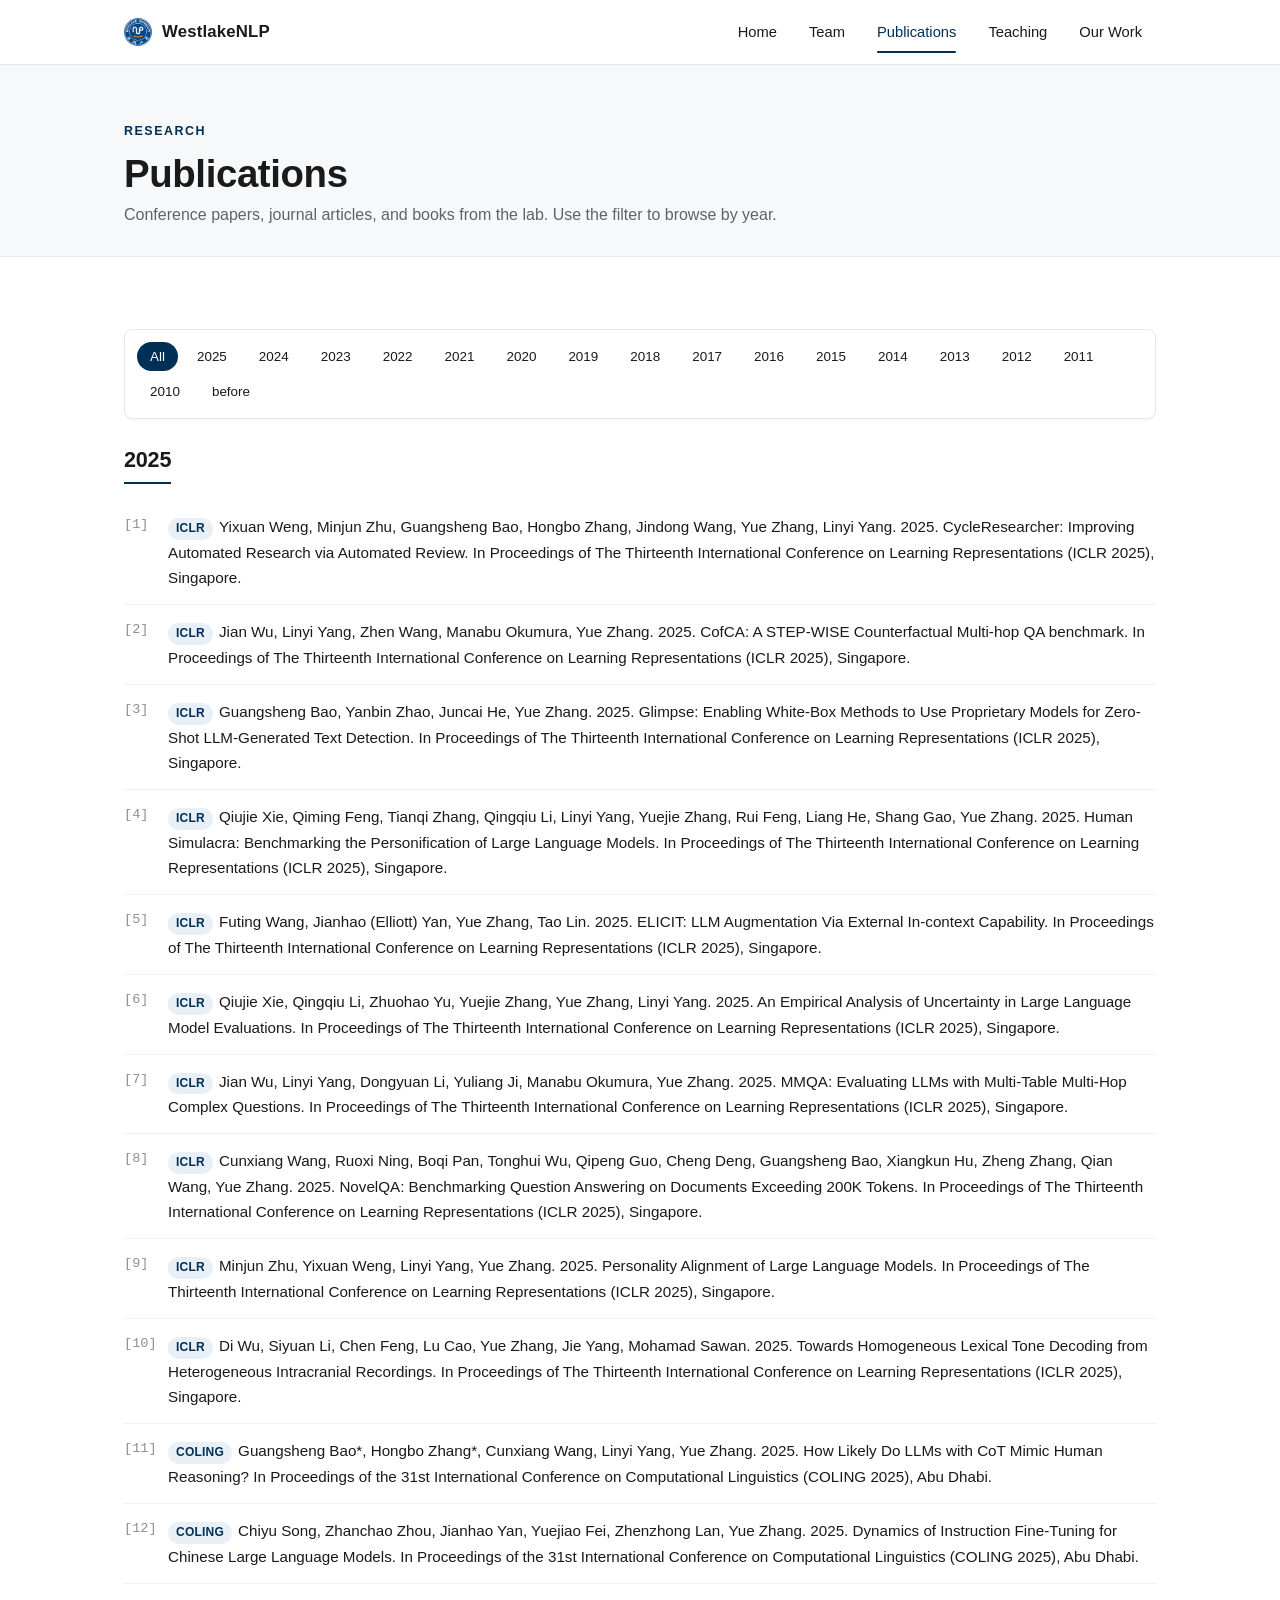
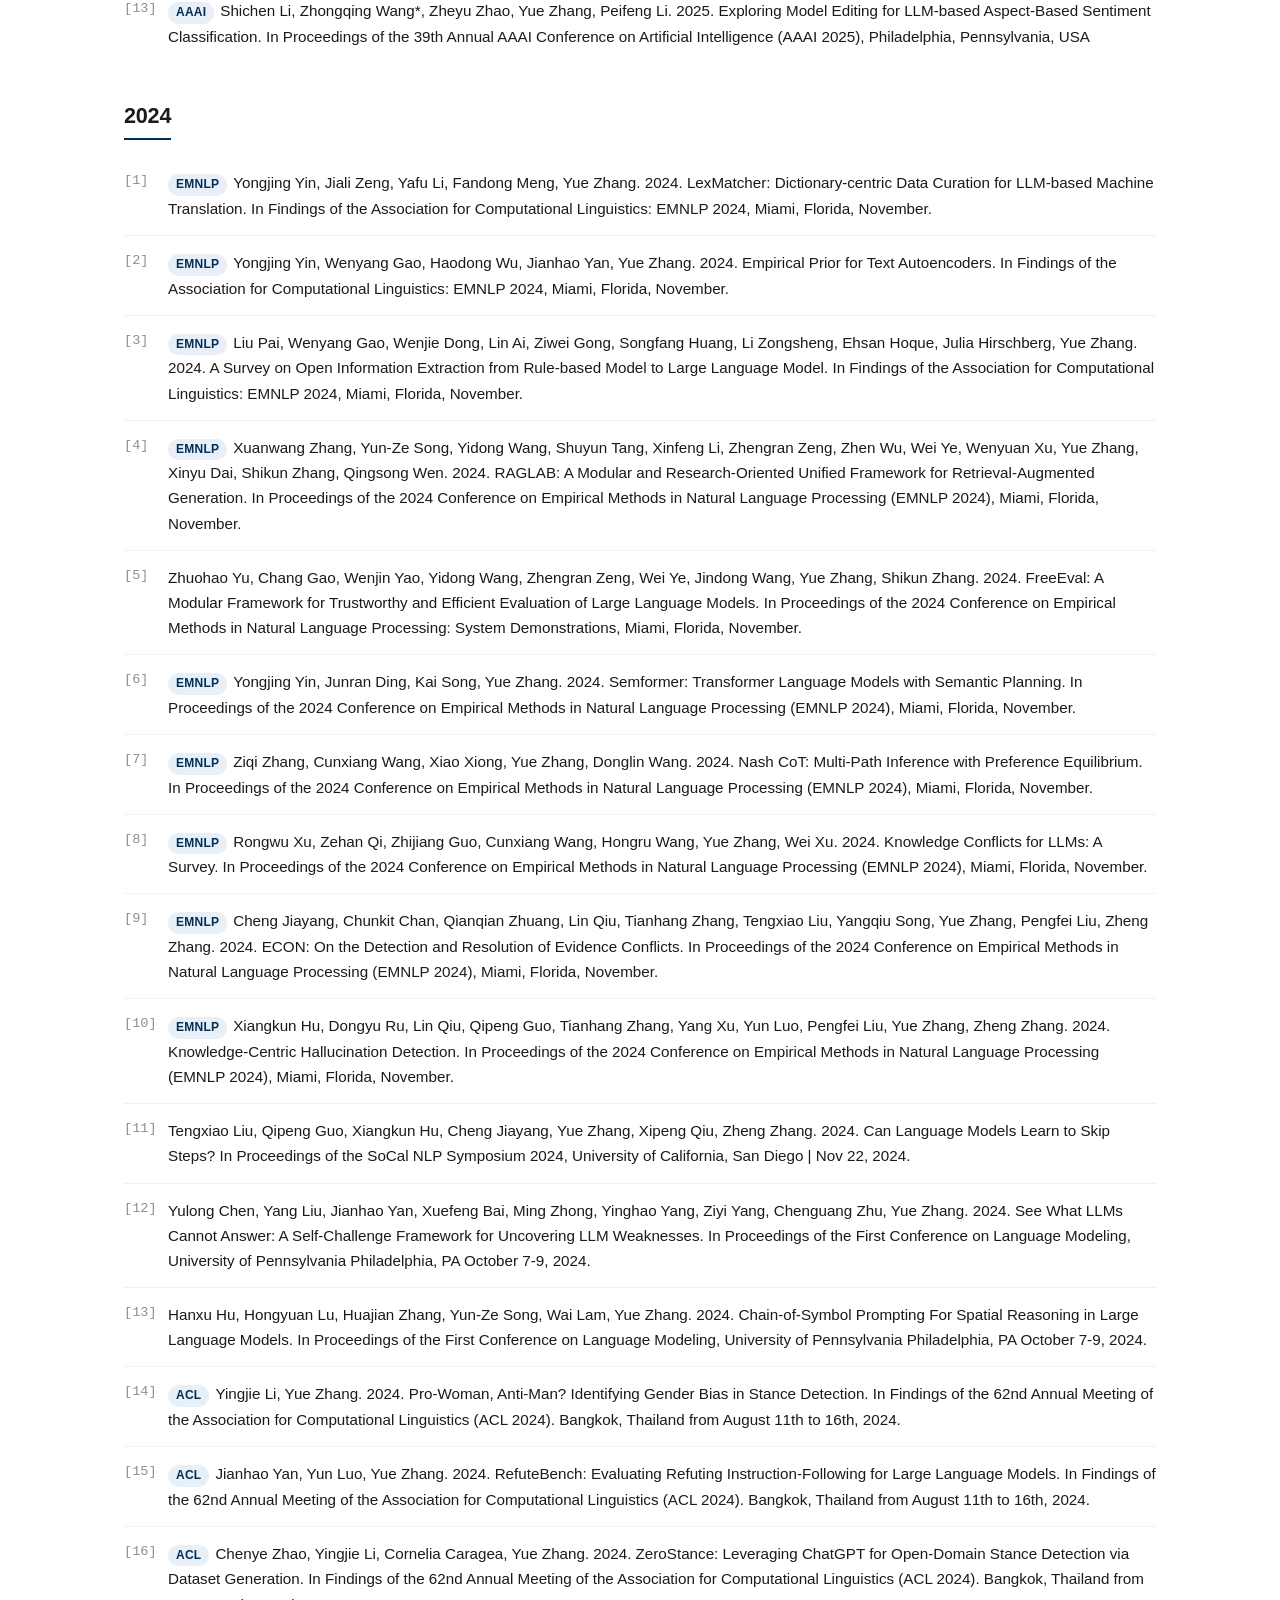
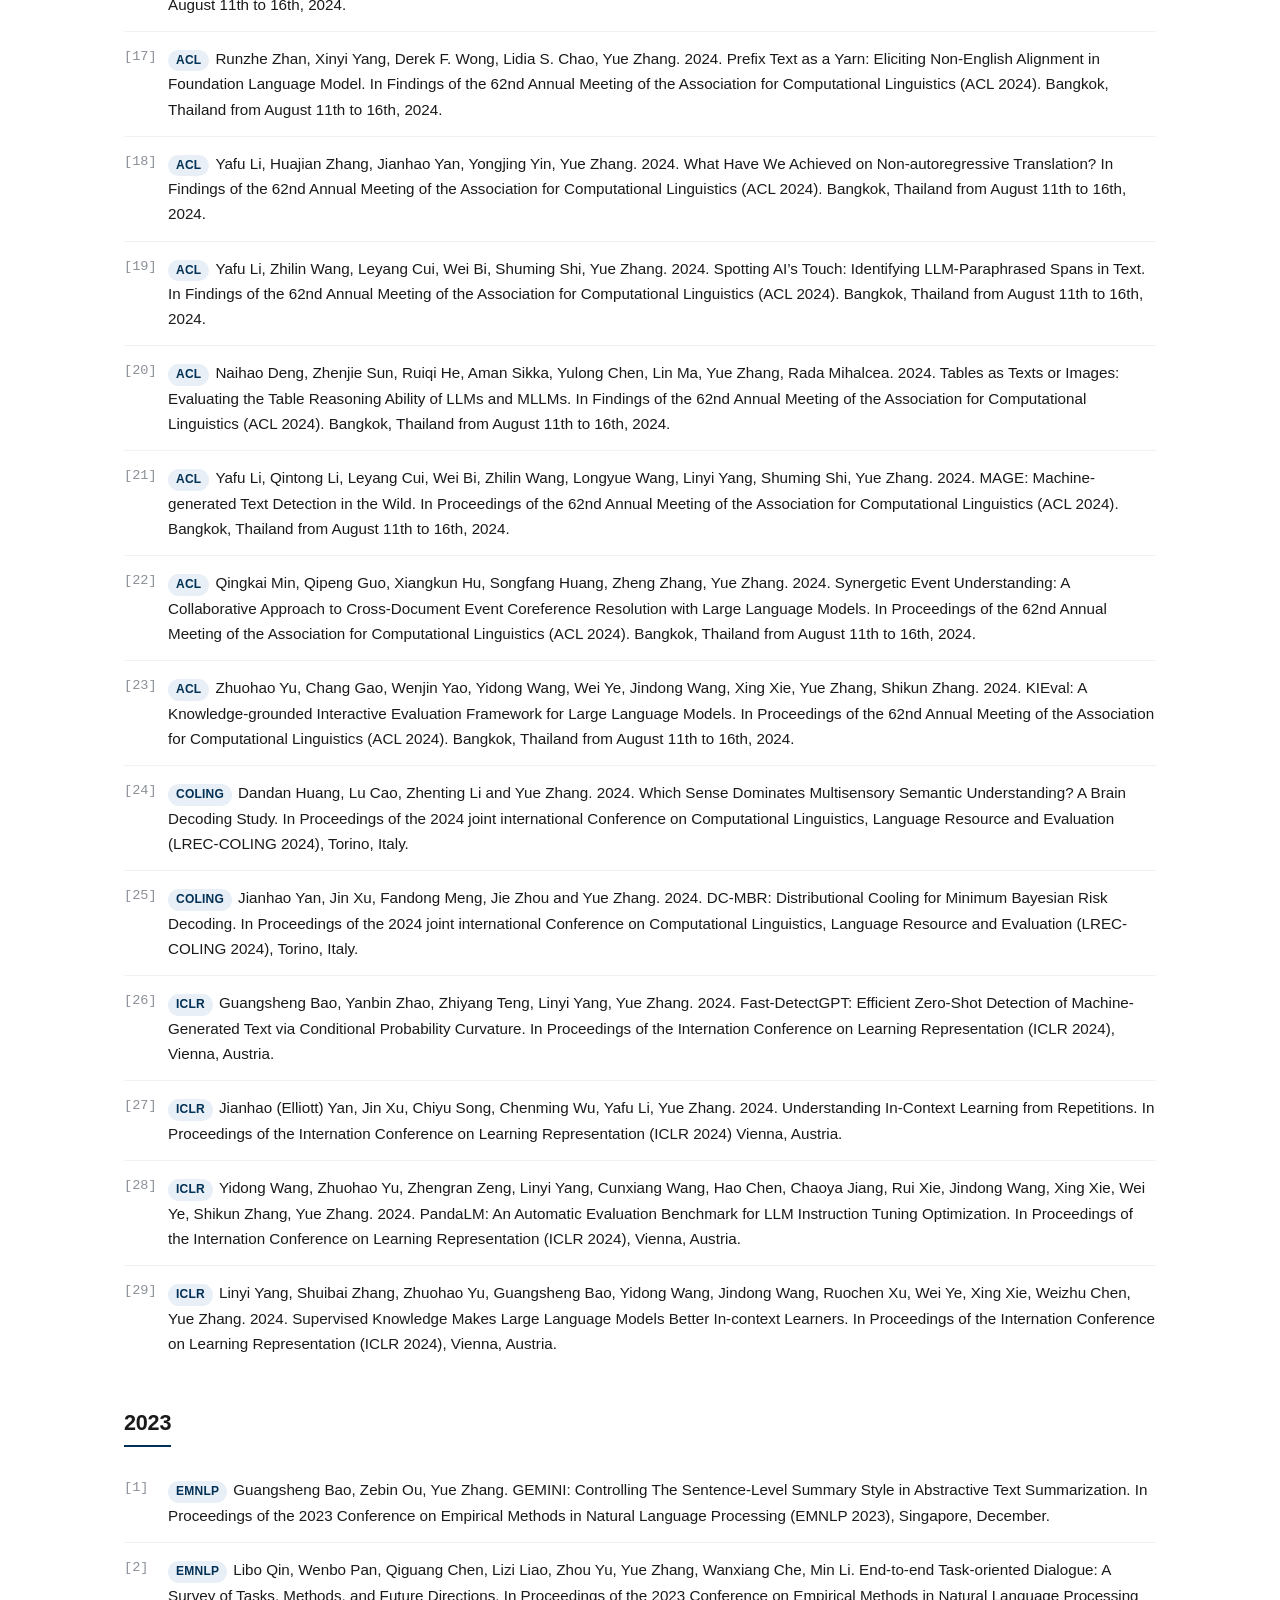
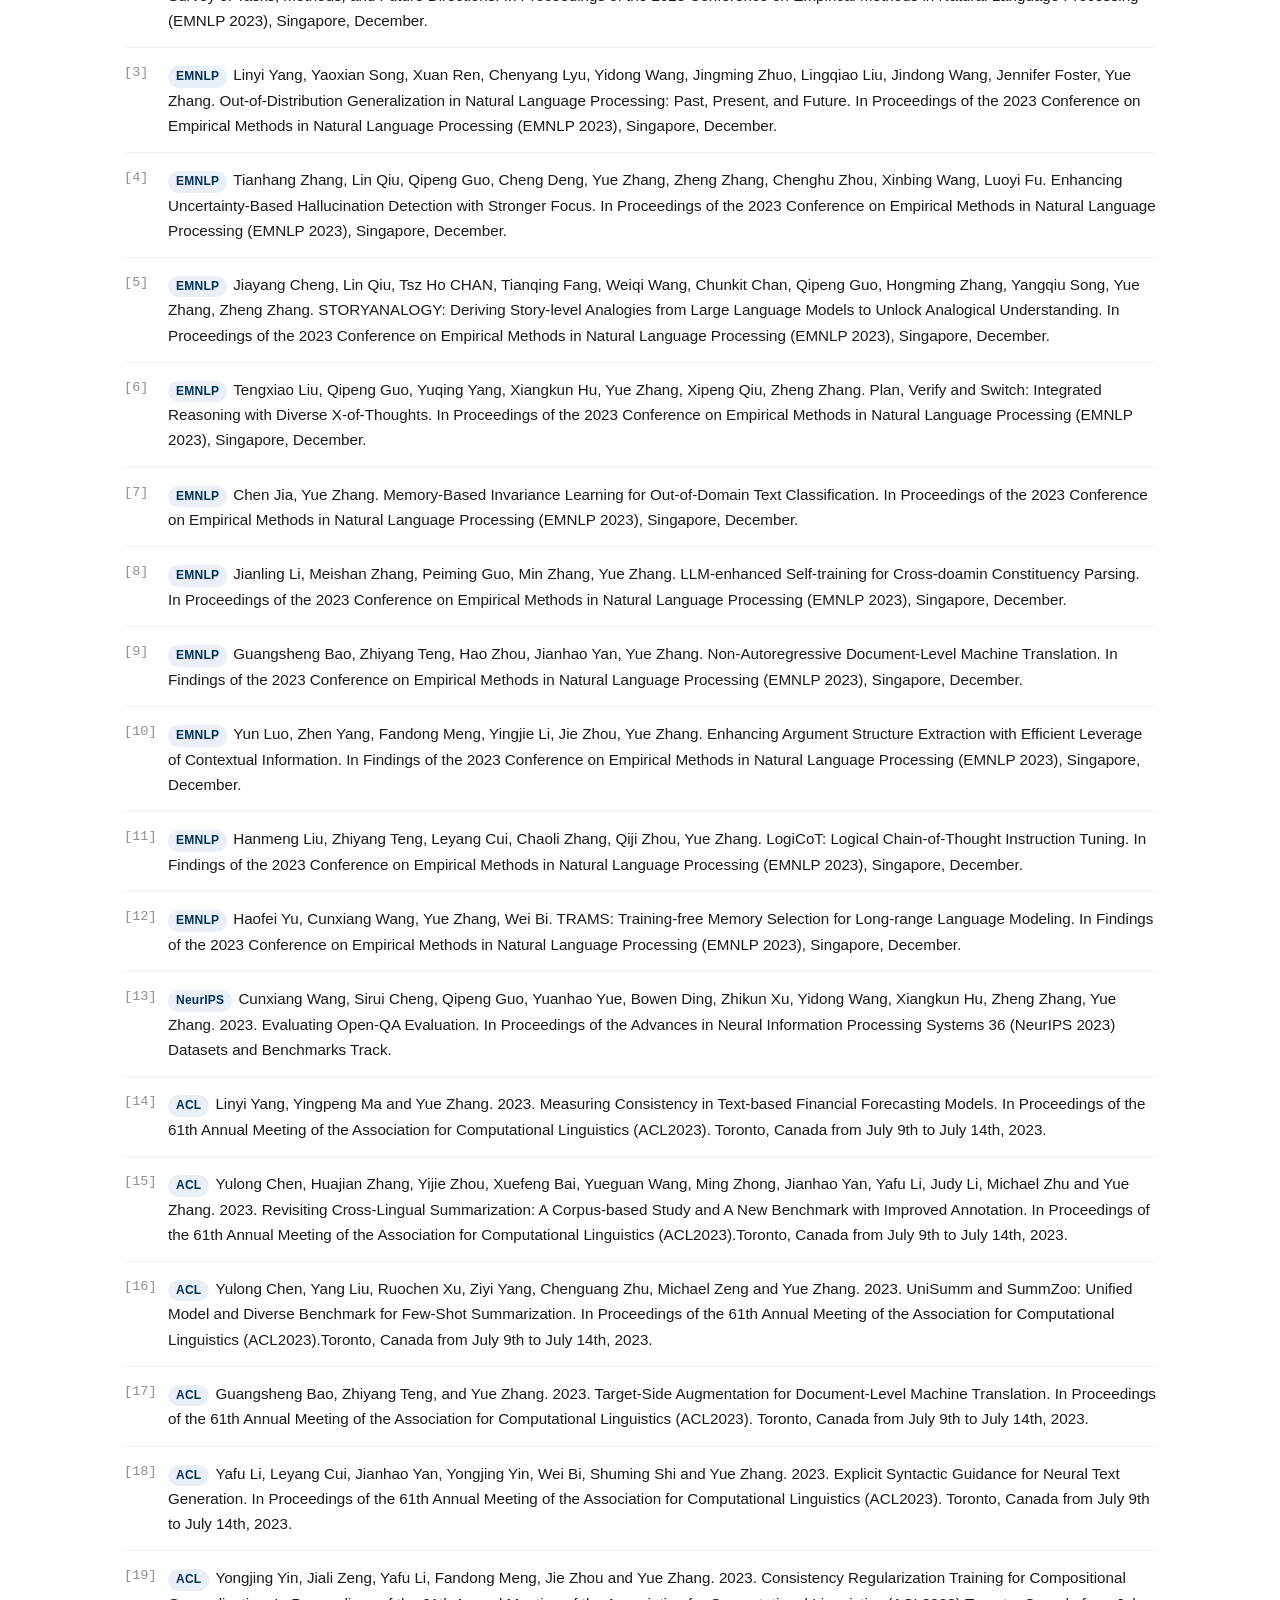
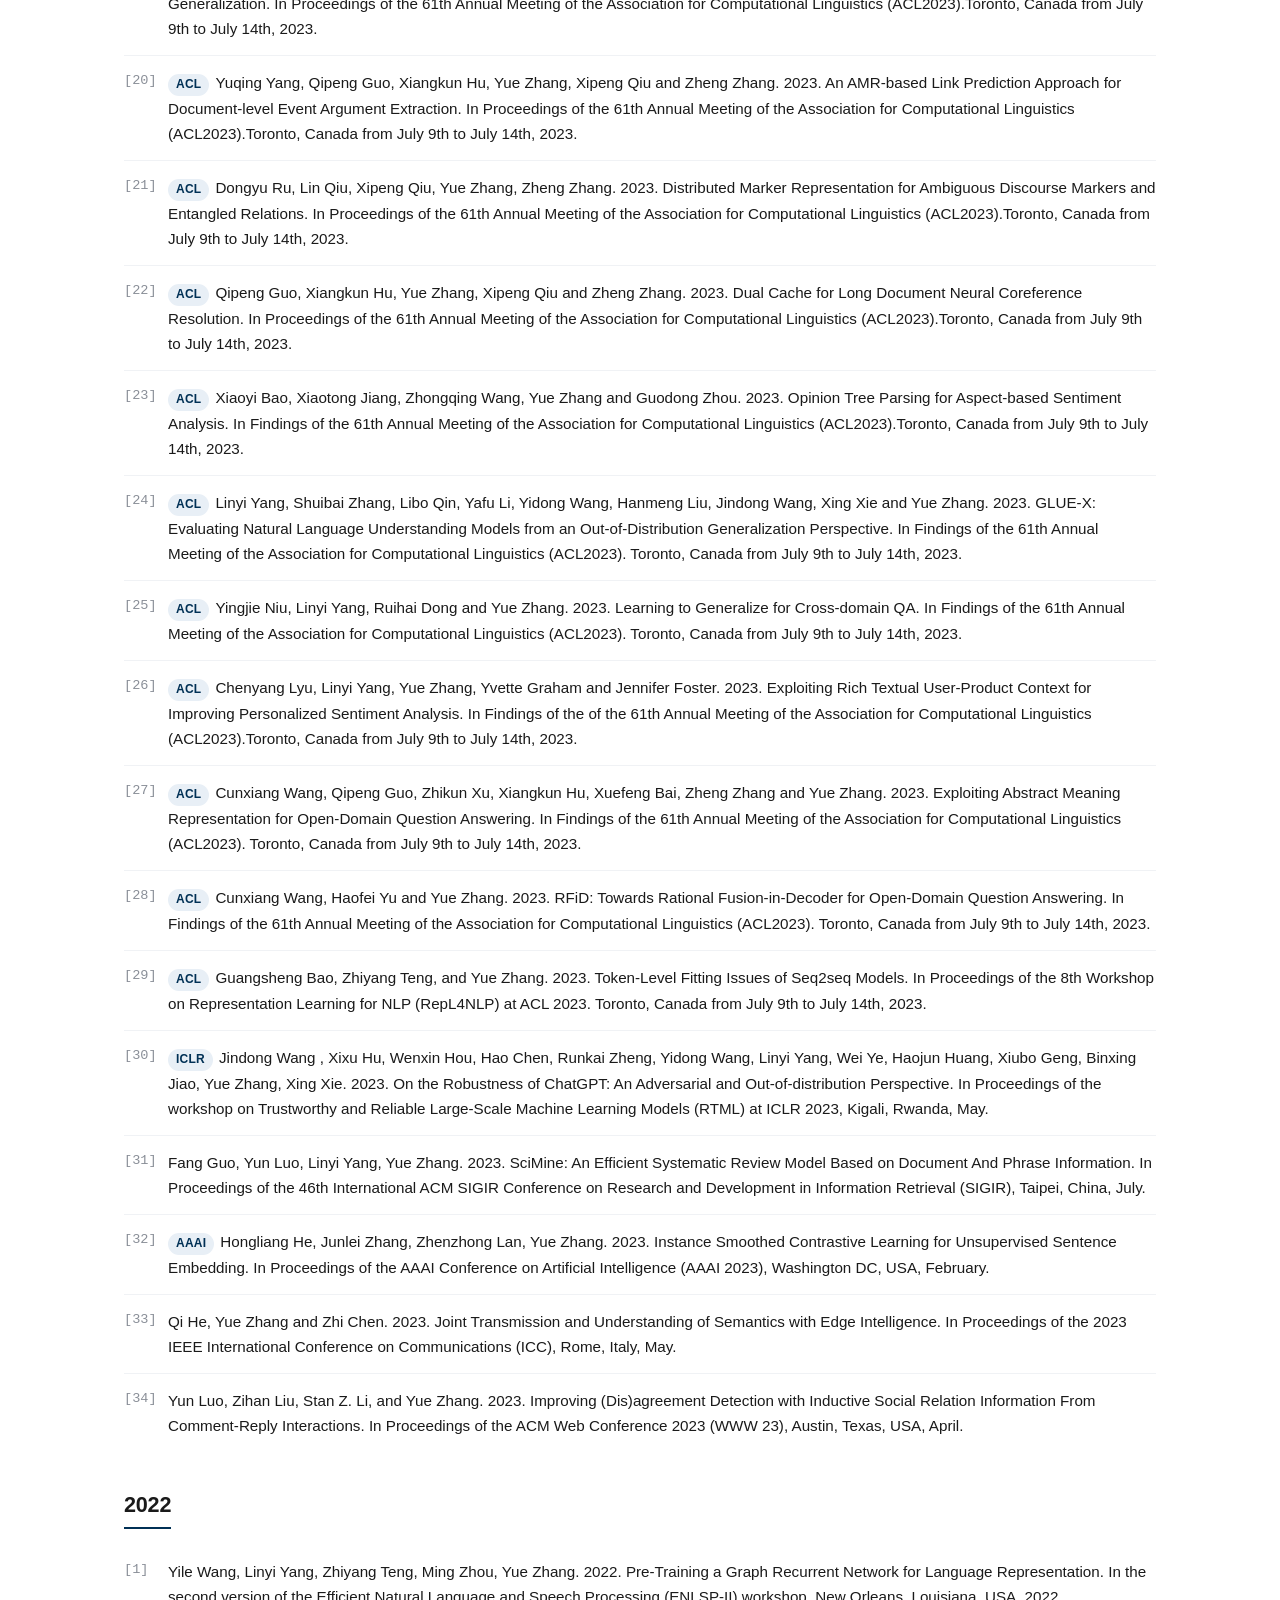
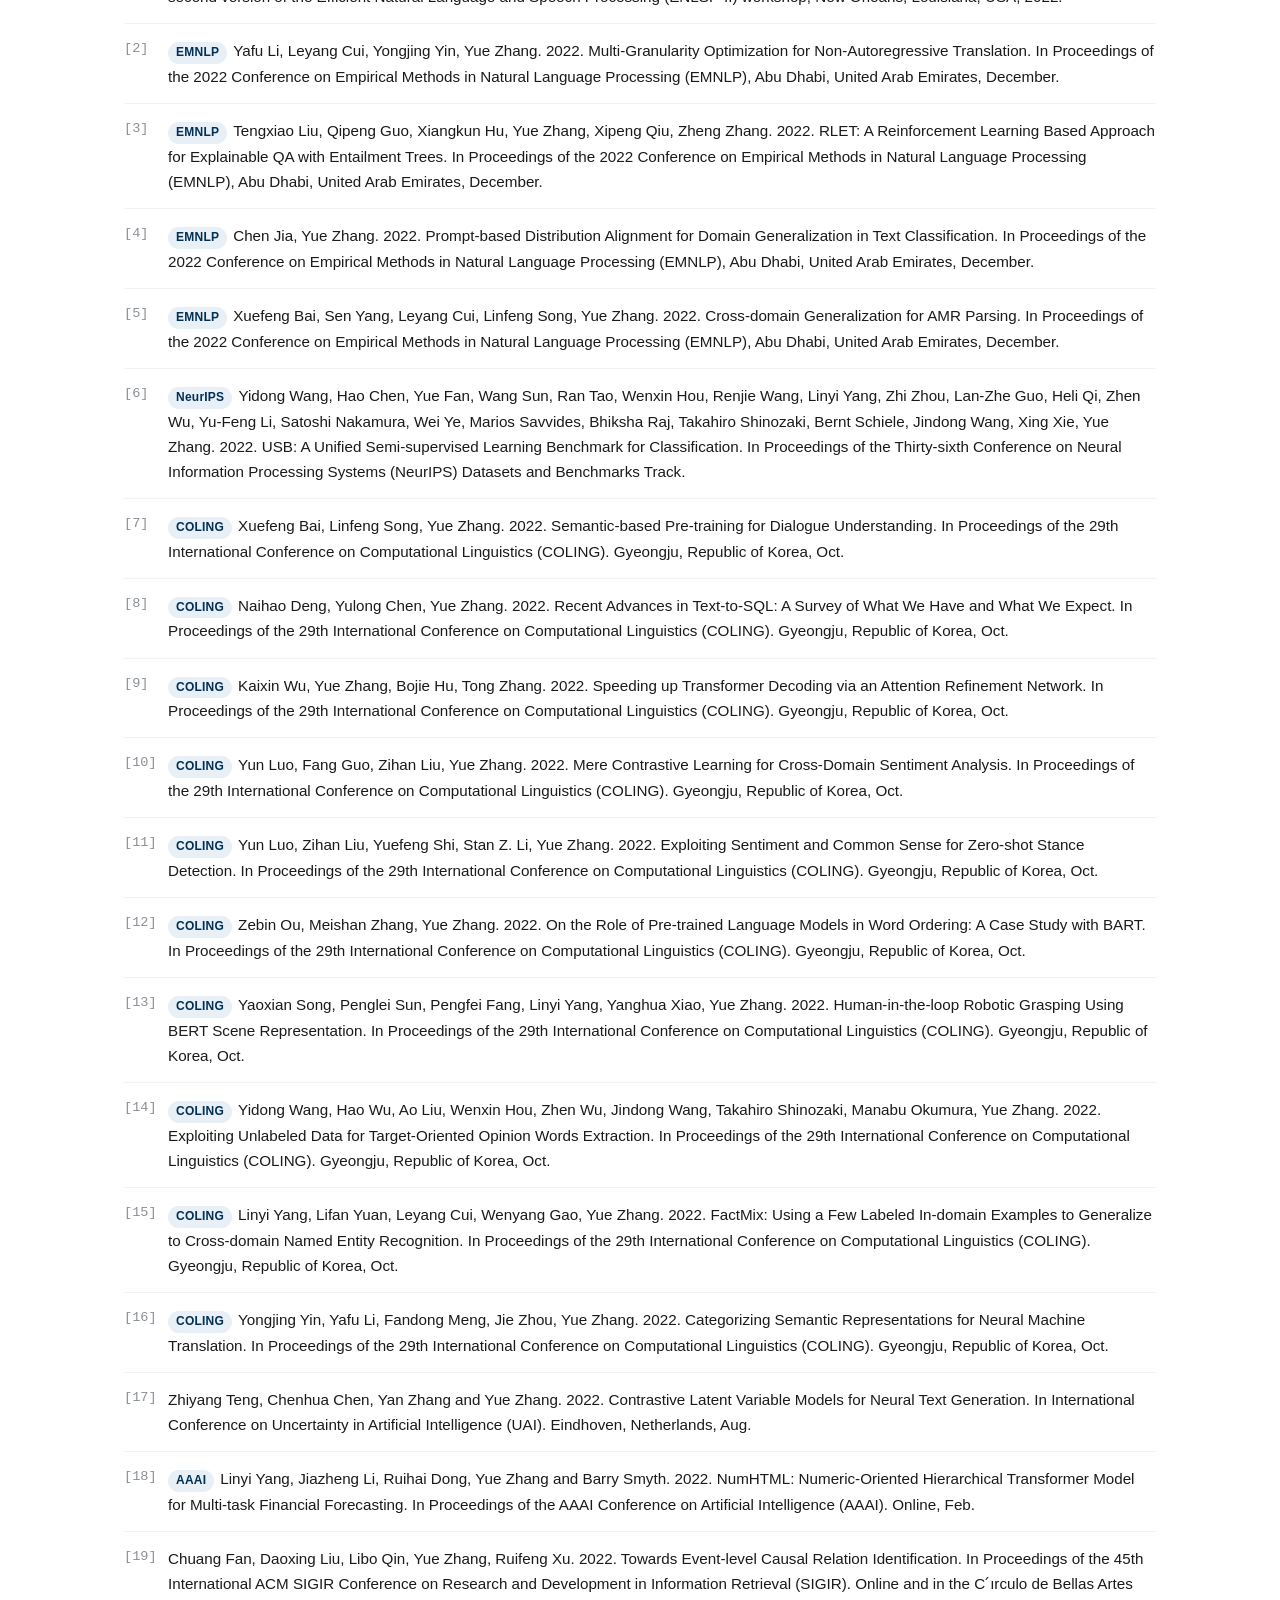
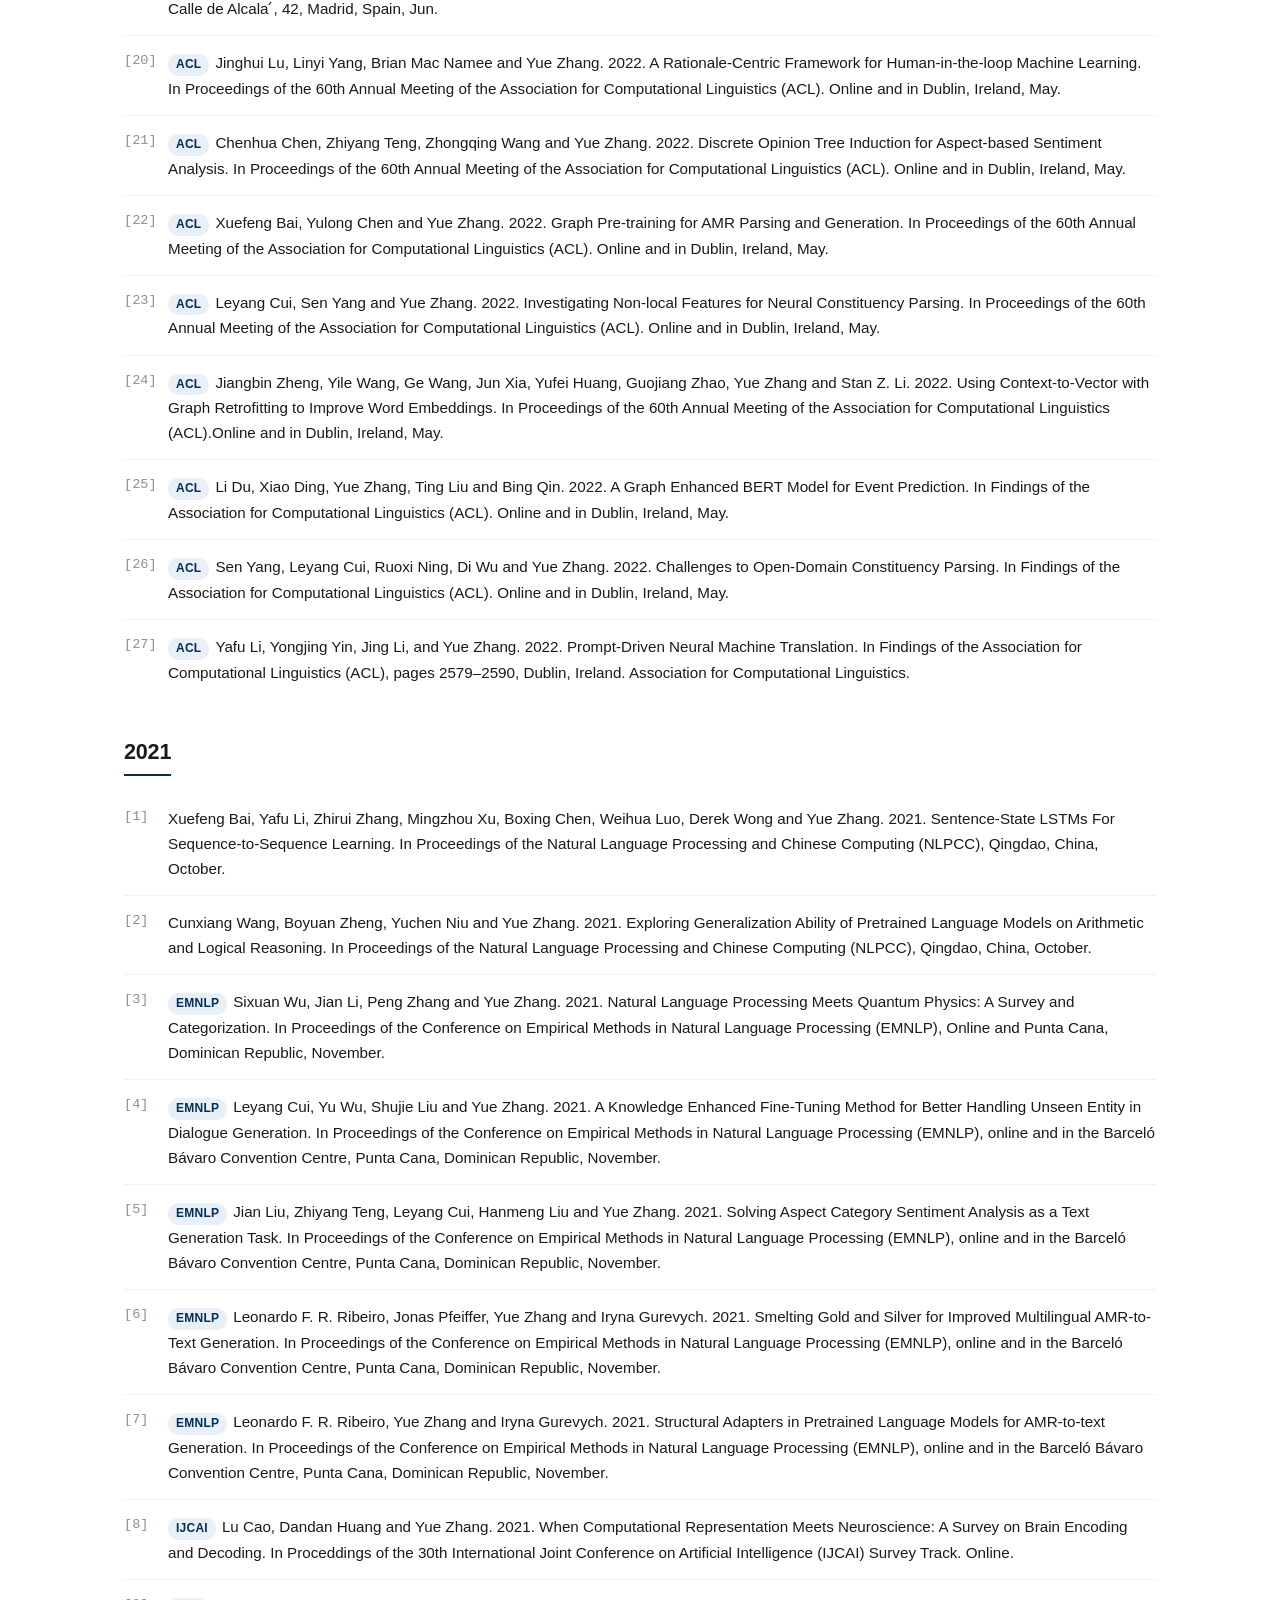
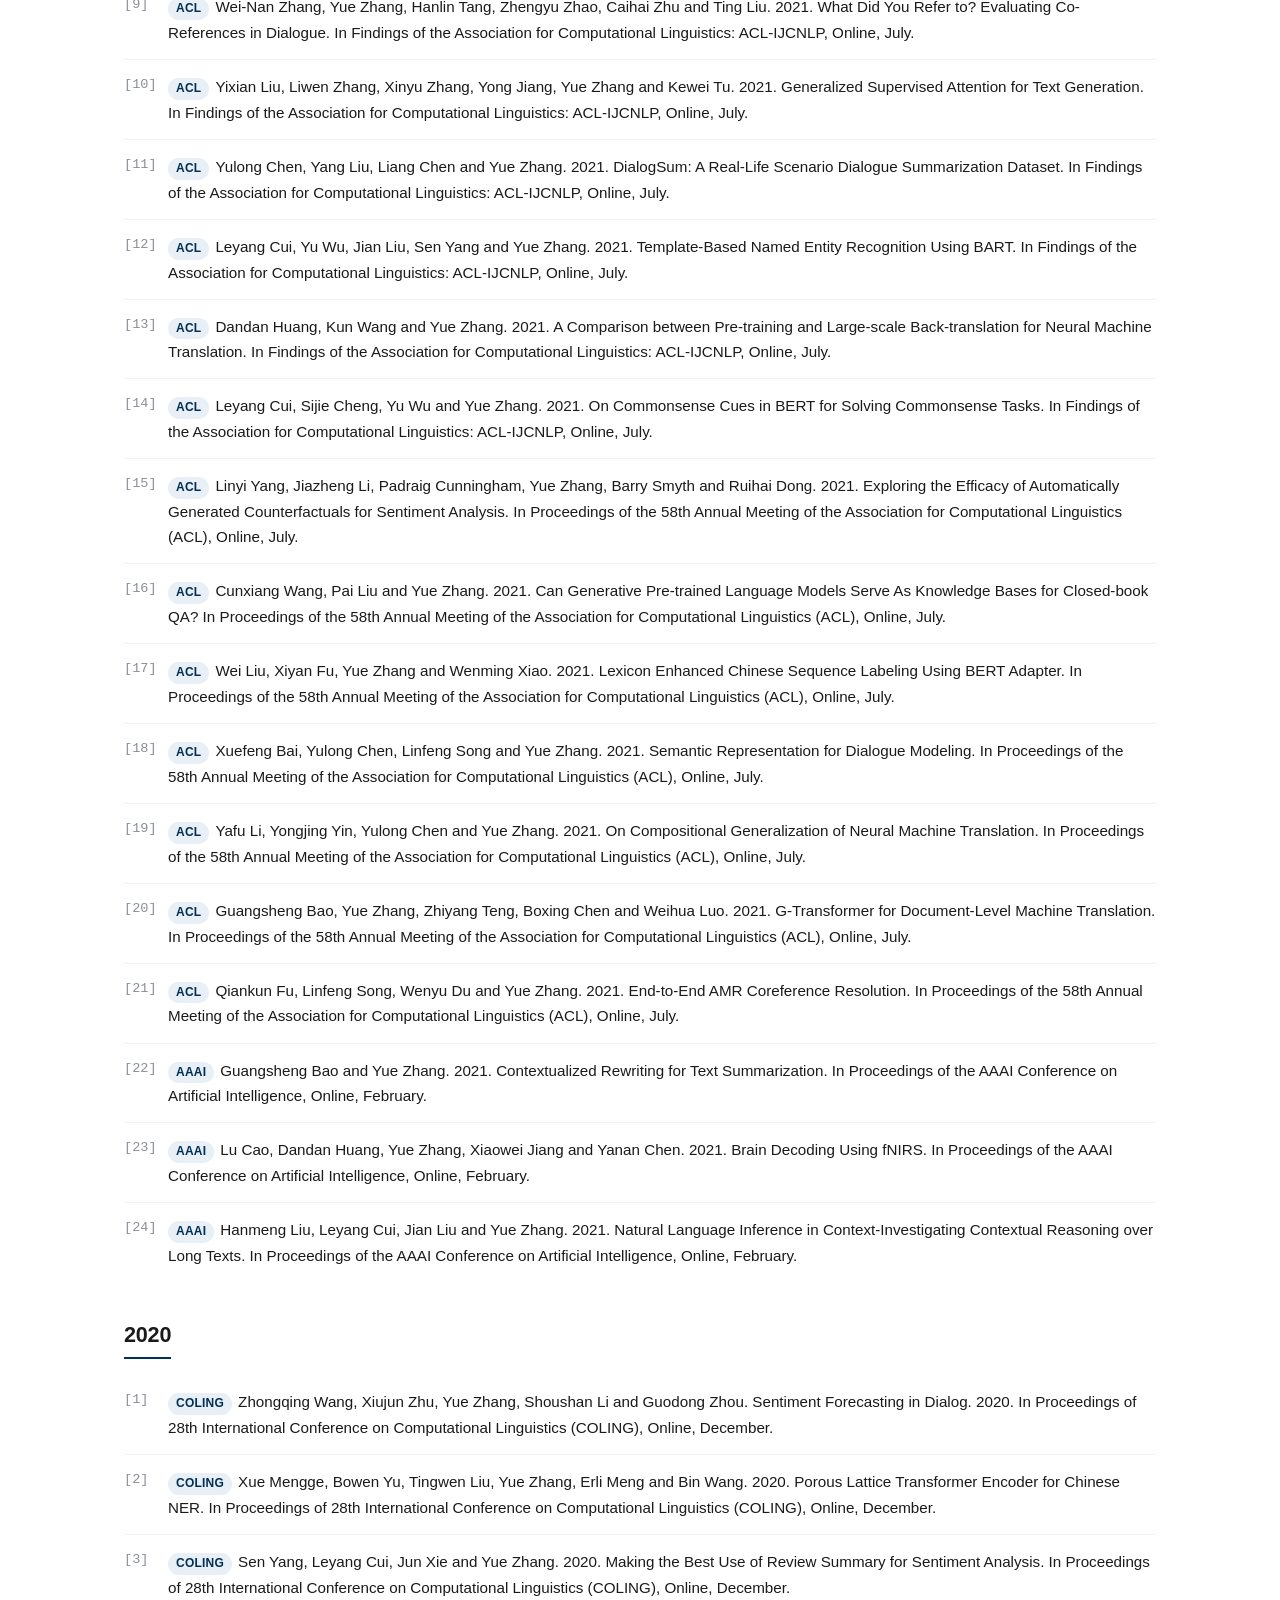
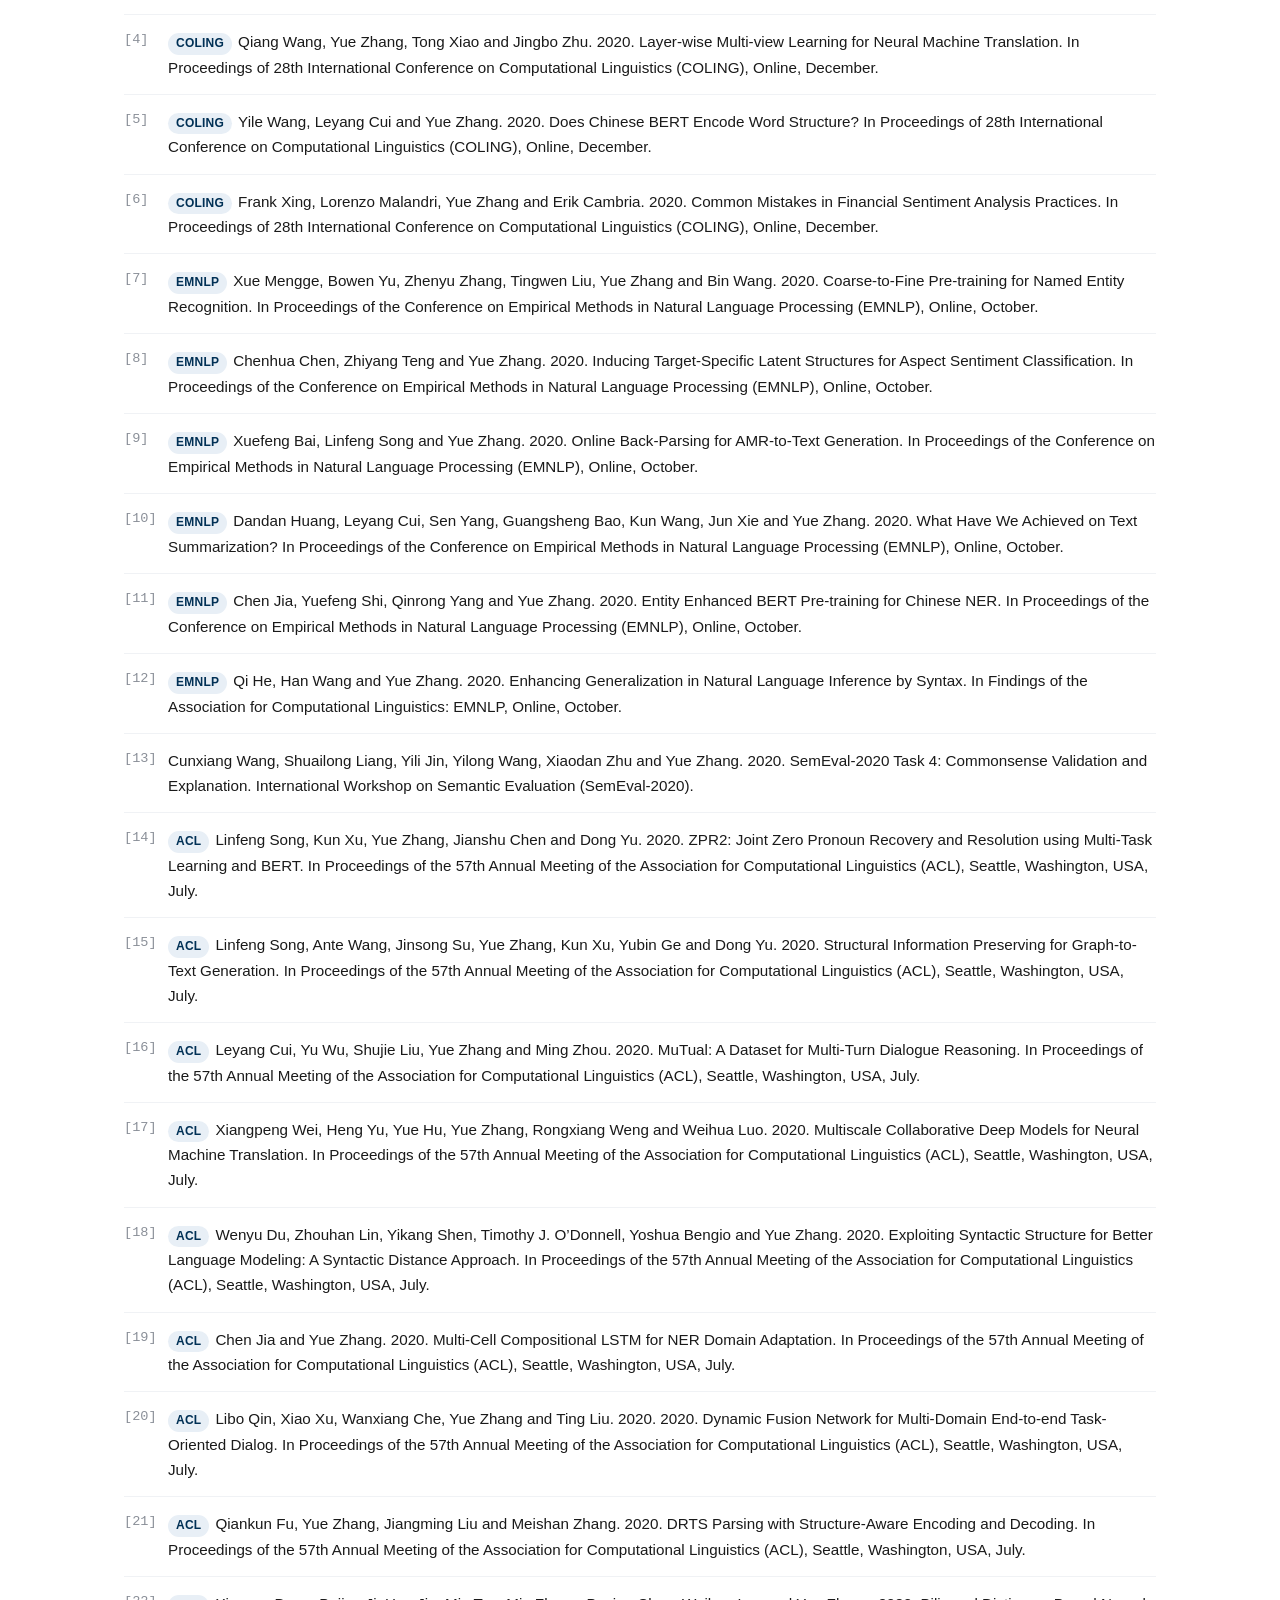
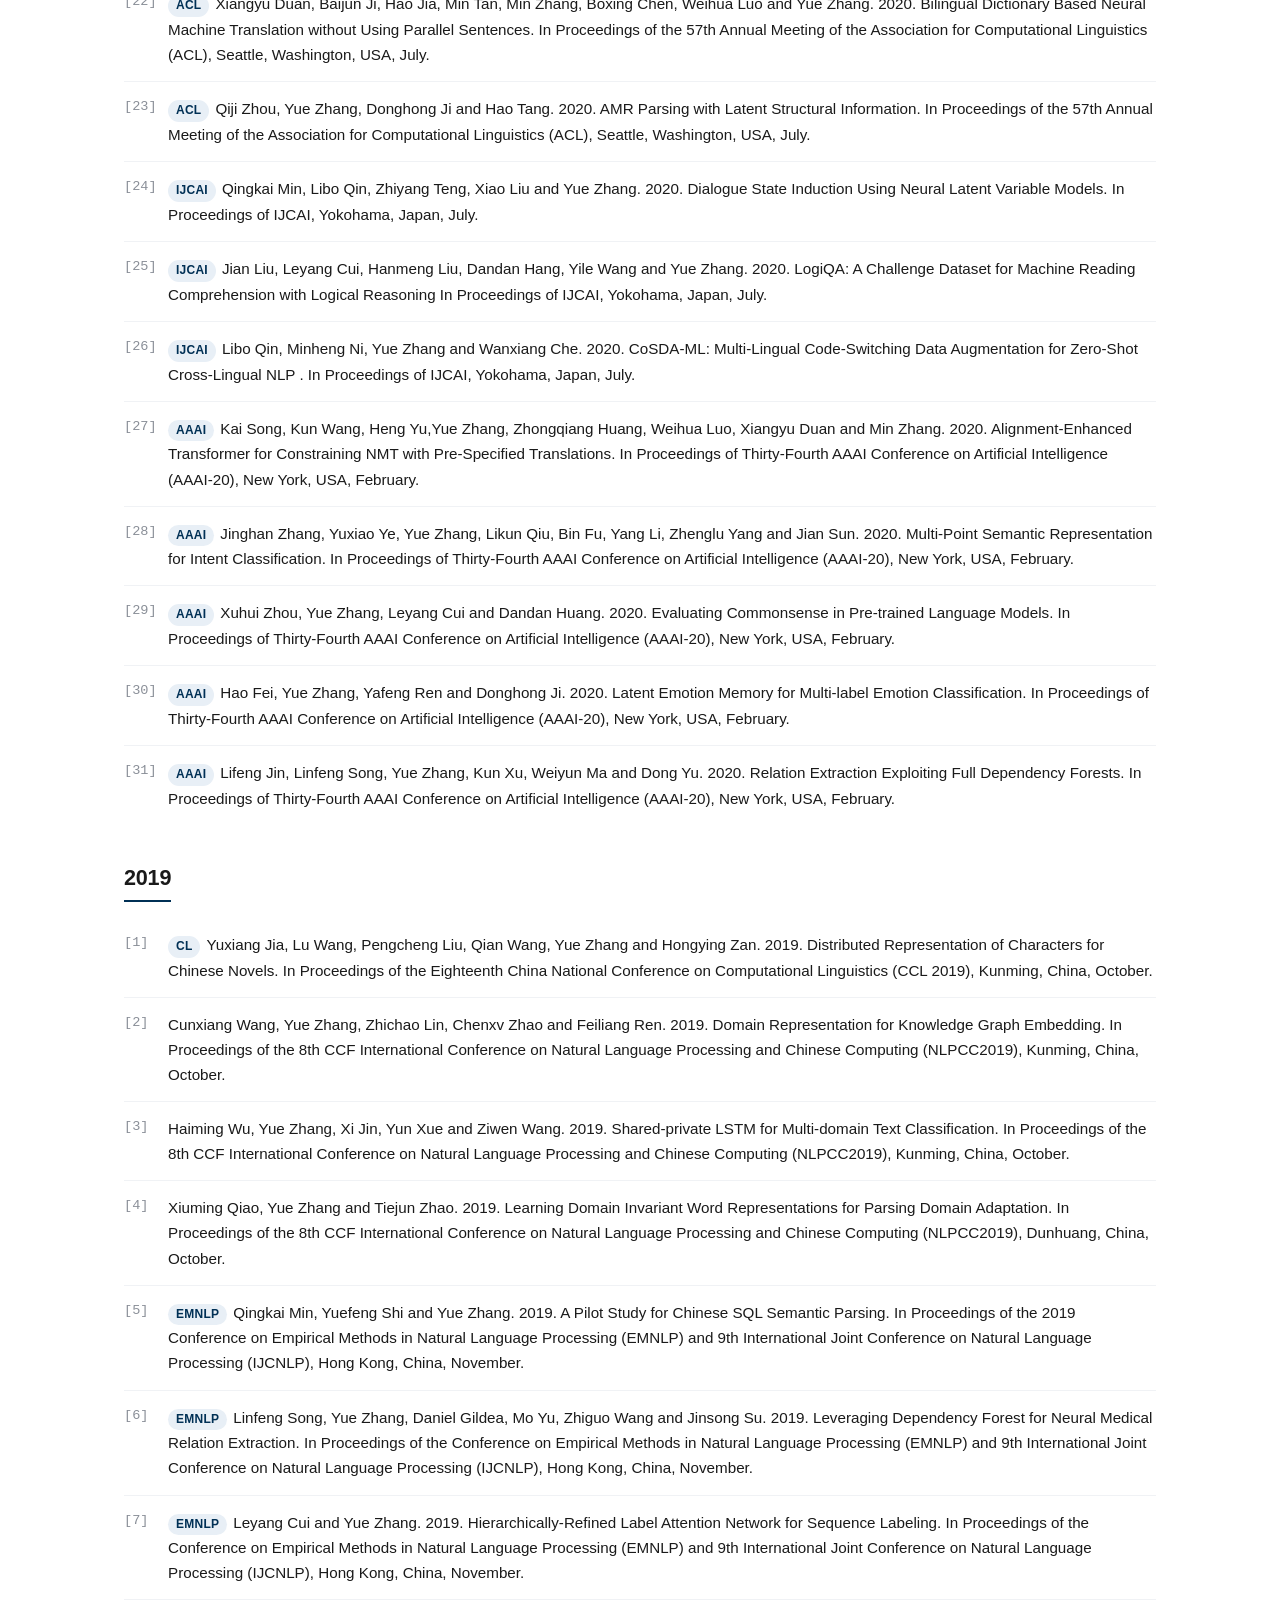
<file: publications.html>
<!DOCTYPE html>
<html lang="en">

<head>
    <meta charset="UTF-8">
    <meta name="viewport" content="width=device-width, initial-scale=1">
    <title>Publications — WestlakeNLP</title>
    <meta name="description"
        content="Publications of WestlakeNLP — conference papers, journal articles, books and book chapters.">
    <link rel="icon" type="image/png" href="assets/images/sch-300x300.png">
    <link rel="stylesheet" href="assets/css/base.css">
    <link rel="stylesheet" href="assets/css/components.css">
</head>

<body data-page="publications">

    <script src="assets/js/partials.js"></script>
    <script>document.write(window.SITE.HEADER_HTML);</script>

    <section class="page-header">
        <div class="container">
            <div class="eyebrow">Research</div>
            <h1>Publications</h1>
            <p>Conference papers, journal articles, and books from the lab. Use the filter to browse by year.</p>
        </div>
    </section>

    <section class="section">
        <div class="container">
            <div id="publications-root"></div>
        </div>
    </section>

    <script>document.write(window.SITE.FOOTER_HTML);</script>
    <script src="assets/js/publications.js"></script>
    <script src="assets/js/main.js"></script>
</body>

</html>
</file>
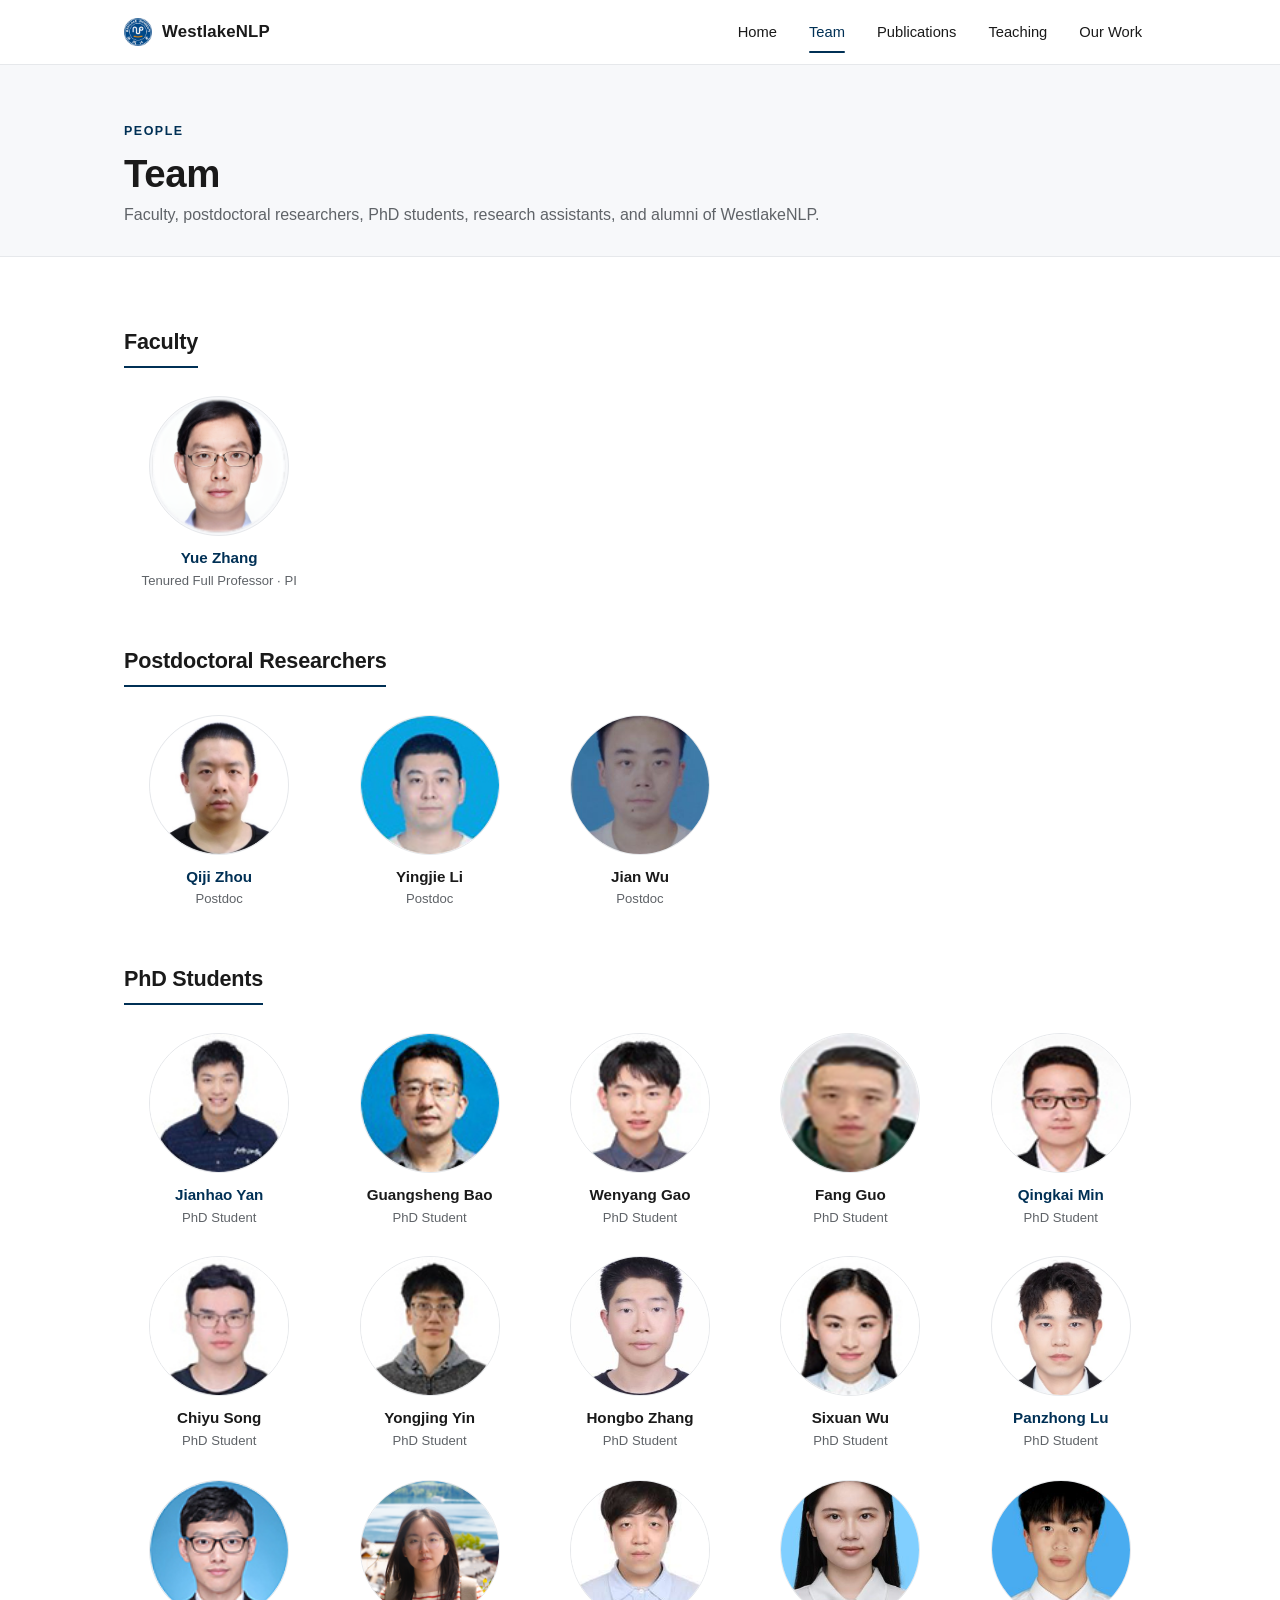
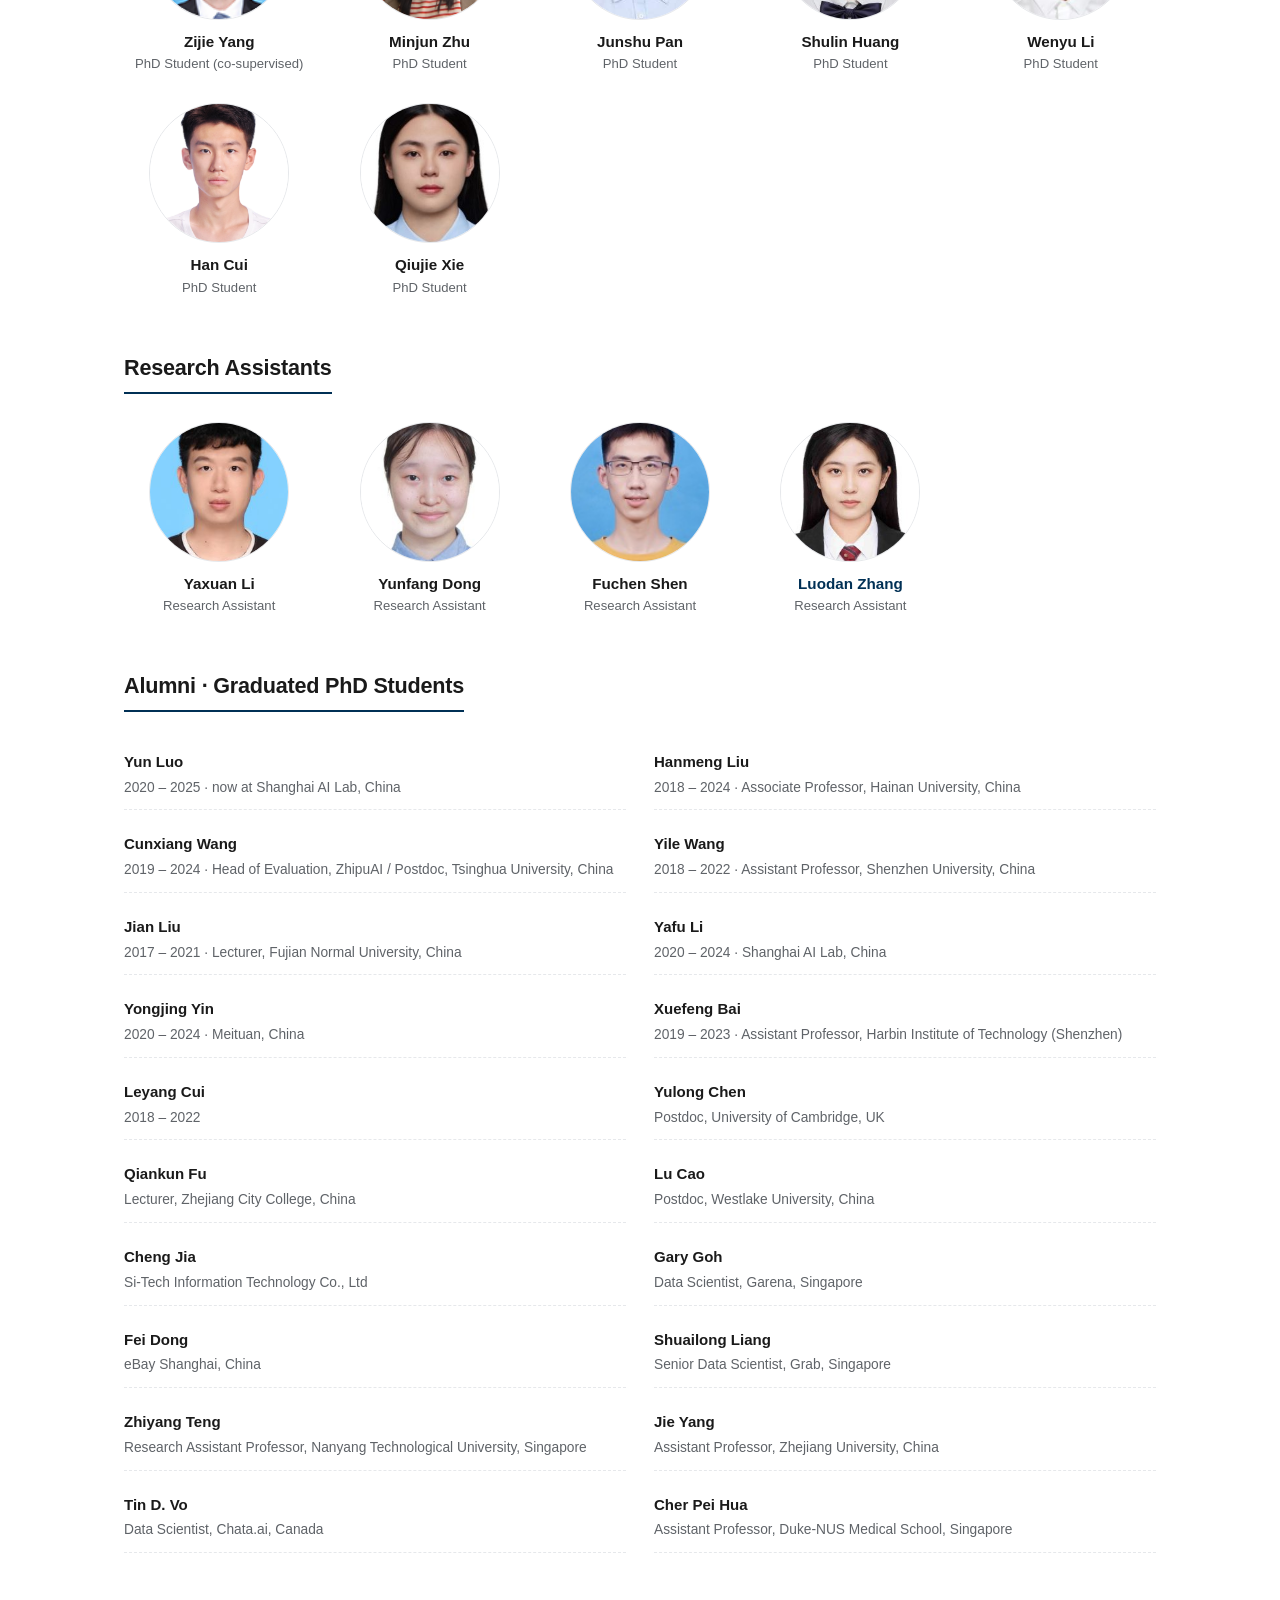
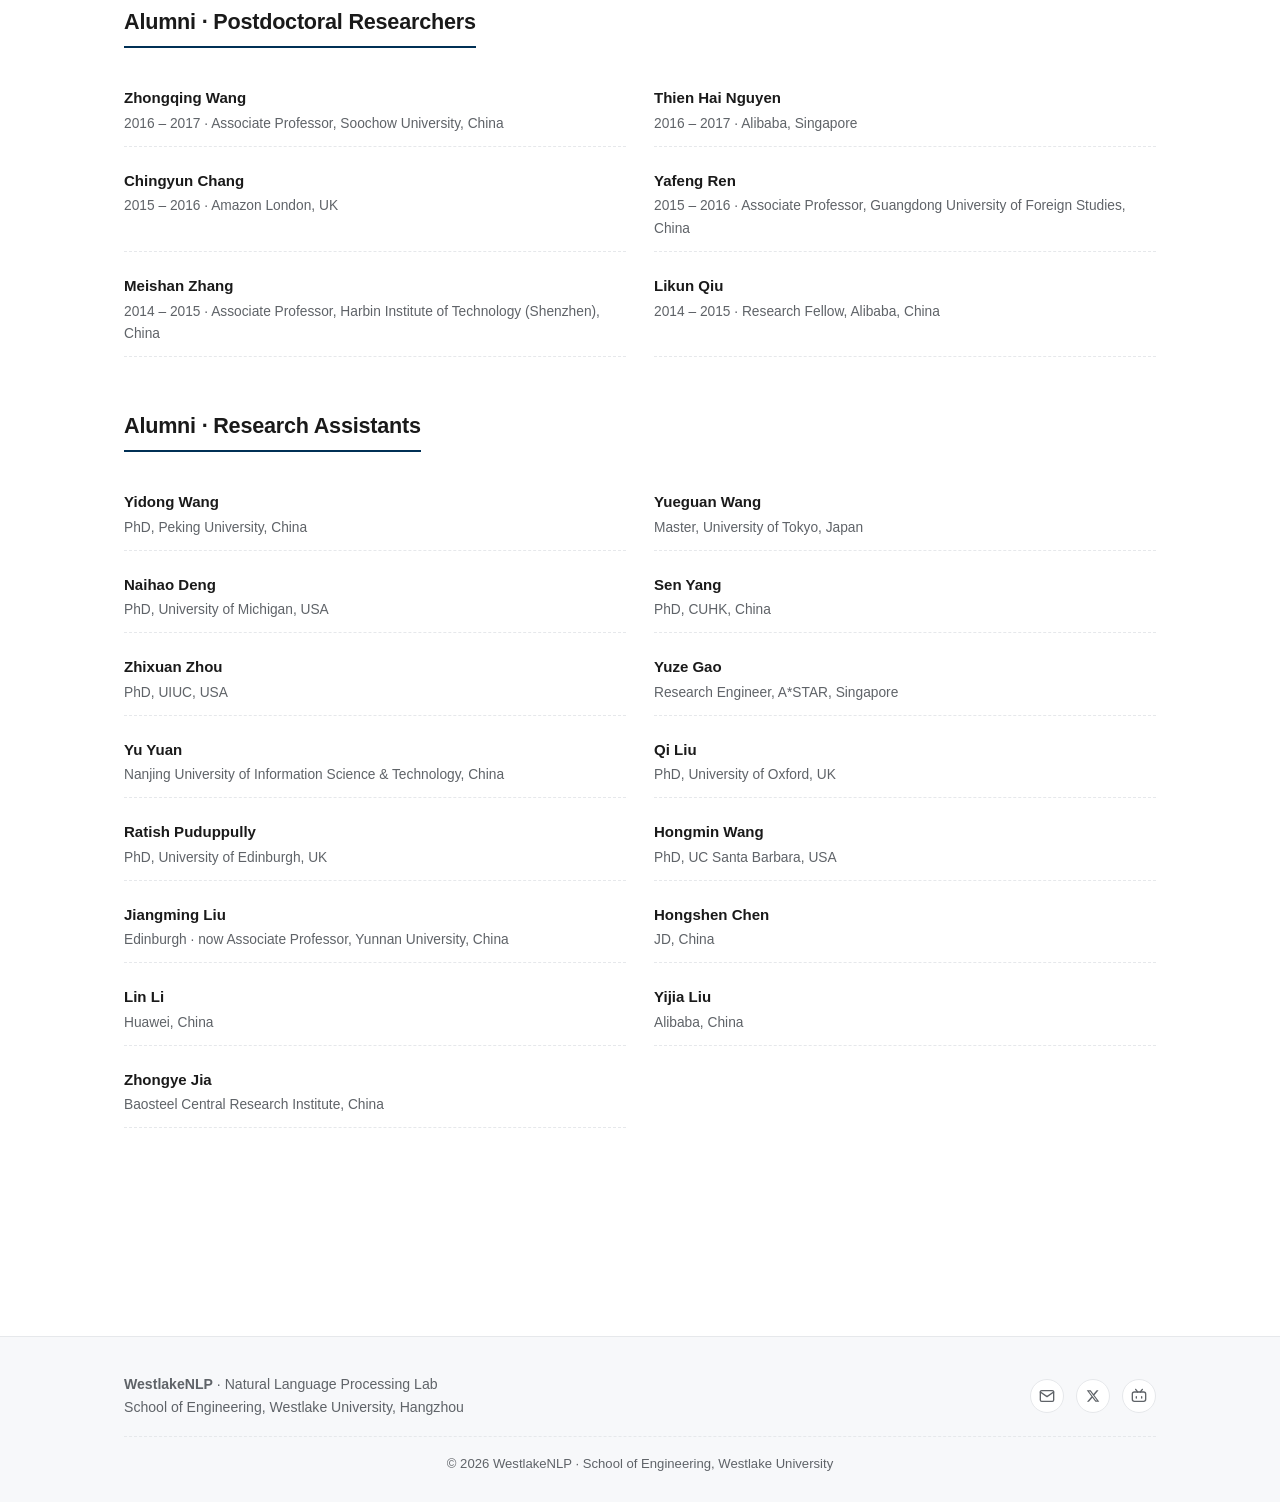
<file: team.html>
<!DOCTYPE html>
<html lang="en">
<head>
<meta charset="UTF-8">
<meta name="viewport" content="width=device-width, initial-scale=1">
<title>Team — WestlakeNLP</title>
<meta name="description" content="Meet the members of WestlakeNLP — faculty, postdoctoral researchers, PhD students, research assistants, and alumni.">
<link rel="icon" type="image/png" href="assets/images/sch-300x300.png">
<link rel="stylesheet" href="assets/css/base.css">
<link rel="stylesheet" href="assets/css/components.css">
</head>
<body data-page="team">

<script src="assets/js/partials.js"></script>
<script>document.write(window.SITE.HEADER_HTML);</script>

<section class="page-header">
    <div class="container">
        <div class="eyebrow">People</div>
        <h1>Team</h1>
        <p>Faculty, postdoctoral researchers, PhD students, research assistants, and alumni of WestlakeNLP.</p>
    </div>
</section>

<section class="section">
    <div class="container">

        <div class="team-group">
            <h2>Faculty</h2>
            <div class="team-grid">
                <div class="person">
                    <div class="avatar"><img src="assets/images/zhangyue.png" alt="Yue Zhang" loading="lazy"></div>
                    <p class="name"><a href="https://frcchang.github.io/" target="_blank" rel="noopener">Yue Zhang</a></p>
                    <p class="role">Tenured Full Professor &middot; PI</p>
                </div>
            </div>
        </div>

        <div class="team-group">
            <h2>Postdoctoral Researchers</h2>
            <div class="team-grid">
                <div class="person">
                    <div class="avatar"><img src="assets/images/zhouqiji.png" alt="Qiji Zhou" loading="lazy"></div>
                    <p class="name"><a href="https://scholar.google.com/citations?user=bKaielcAAAAJ&hl=en" target="_blank" rel="noopener">Qiji Zhou</a></p>
                    <p class="role">Postdoc</p>
                </div>
                <div class="person">
                    <div class="avatar"><img src="assets/images/liyingjie.jpg" alt="Yingjie Li" loading="lazy"></div>
                    <p class="name">Yingjie Li</p>
                    <p class="role">Postdoc</p>
                </div>
                <div class="person">
                    <div class="avatar"><img src="assets/images/jianwu.jpg" alt="Jian Wu" loading="lazy"></div>
                    <p class="name">Jian Wu</p>
                    <p class="role">Postdoc</p>
                </div>
            </div>
        </div>

        <div class="team-group">
            <h2>PhD Students</h2>
            <div class="team-grid">
                <div class="person">
                    <div class="avatar"><img src="assets/images/yanjianhao.jpg" alt="Jianhao Yan" loading="lazy"></div>
                    <p class="name"><a href="https://elliottyan.github.io/" target="_blank" rel="noopener">Jianhao Yan</a></p>
                    <p class="role">PhD Student</p>
                </div>
                <div class="person">
                    <div class="avatar"><img src="assets/images/baoguangsheng.jpg" alt="Guangsheng Bao" loading="lazy"></div>
                    <p class="name">Guangsheng Bao</p>
                    <p class="role">PhD Student</p>
                </div>
                <div class="person">
                    <div class="avatar"><img src="assets/images/gaowenyang.jpg" alt="Wenyang Gao" loading="lazy"></div>
                    <p class="name">Wenyang Gao</p>
                    <p class="role">PhD Student</p>
                </div>
                <div class="person">
                    <div class="avatar"><img src="assets/images/guofang.jpg" alt="Fang Guo" loading="lazy"></div>
                    <p class="name">Fang Guo</p>
                    <p class="role">PhD Student</p>
                </div>
                <div class="person">
                    <div class="avatar"><img src="assets/images/minqingkai.jpg" alt="Qingkai Min" loading="lazy"></div>
                    <p class="name"><a href="https://taolusi.github.io/qingkai_min/" target="_blank" rel="noopener">Qingkai Min</a></p>
                    <p class="role">PhD Student</p>
                </div>
                <div class="person">
                    <div class="avatar"><img src="assets/images/songchiyu.jpg" alt="Chiyu Song" loading="lazy"></div>
                    <p class="name">Chiyu Song</p>
                    <p class="role">PhD Student</p>
                </div>
                <div class="person">
                    <div class="avatar"><img src="assets/images/yinyongjing.jpg" alt="Yongjing Yin" loading="lazy"></div>
                    <p class="name">Yongjing Yin</p>
                    <p class="role">PhD Student</p>
                </div>
                <div class="person">
                    <div class="avatar"><img src="assets/images/zhanghongbo.jpeg" alt="Hongbo Zhang" loading="lazy"></div>
                    <p class="name">Hongbo Zhang</p>
                    <p class="role">PhD Student</p>
                </div>
                <div class="person">
                    <div class="avatar"><img src="assets/images/wusixuan.jpg" alt="Sixuan Wu" loading="lazy"></div>
                    <p class="name">Sixuan Wu</p>
                    <p class="role">PhD Student</p>
                </div>
                <div class="person">
                    <div class="avatar"><img src="assets/images/lupanzhong.png" alt="Panzhong Lu" loading="lazy"></div>
                    <p class="name"><a href="https://nlpz127.github.io/homepage/" target="_blank" rel="noopener">Panzhong Lu</a></p>
                    <p class="role">PhD Student</p>
                </div>
                <div class="person">
                    <div class="avatar"><img src="assets/images/yangzijie.jpg" alt="Zijie Yang" loading="lazy"></div>
                    <p class="name">Zijie Yang</p>
                    <p class="role">PhD Student (co-supervised)</p>
                </div>
                <div class="person">
                    <div class="avatar"><img src="assets/images/zhuminjun.png" alt="Minjun Zhu" loading="lazy"></div>
                    <p class="name">Minjun Zhu</p>
                    <p class="role">PhD Student</p>
                </div>
                <div class="person">
                    <div class="avatar"><img src="assets/images/panjunshu.jpg" alt="Junshu Pan" loading="lazy"></div>
                    <p class="name">Junshu Pan</p>
                    <p class="role">PhD Student</p>
                </div>
                <div class="person">
                    <div class="avatar"><img src="assets/images/huangshulin.jpeg" alt="Shulin Huang" loading="lazy"></div>
                    <p class="name">Shulin Huang</p>
                    <p class="role">PhD Student</p>
                </div>
                <div class="person">
                    <div class="avatar"><img src="assets/images/liwenyu.jpg" alt="Wenyu Li" loading="lazy"></div>
                    <p class="name">Wenyu Li</p>
                    <p class="role">PhD Student</p>
                </div>
                <div class="person">
                    <div class="avatar"><img src="assets/images/cuihan.png" alt="Han Cui" loading="lazy"></div>
                    <p class="name">Han Cui</p>
                    <p class="role">PhD Student</p>
                </div>
                <div class="person">
                    <div class="avatar"><img src="assets/images/xieqiujie.jpg" alt="Qiujie Xie" loading="lazy"></div>
                    <p class="name">Qiujie Xie</p>
                    <p class="role">PhD Student</p>
                </div>
            </div>
        </div>

        <div class="team-group">
            <h2>Research Assistants</h2>
            <div class="team-grid">
                <div class="person">
                    <div class="avatar"><img src="assets/images/liyaxuan.jpeg" alt="Yaxuan Li" loading="lazy"></div>
                    <p class="name">Yaxuan Li</p>
                    <p class="role">Research Assistant</p>
                </div>
                <div class="person">
                    <div class="avatar"><img src="assets/images/dongyunfang.jpg" alt="Yunfang Dong" loading="lazy"></div>
                    <p class="name">Yunfang Dong</p>
                    <p class="role">Research Assistant</p>
                </div>
                <div class="person">
                    <div class="avatar"><img src="assets/images/shenfuchen.jpg" alt="Fuchen Shen" loading="lazy"></div>
                    <p class="name">Fuchen Shen</p>
                    <p class="role">Research Assistant</p>
                </div>
                <div class="person">
                    <div class="avatar"><img src="assets/images/zhangluodan.jpeg" alt="Luodan Zhang" loading="lazy"></div>
                    <p class="name"><a href="https://scholar.google.com/citations?user=8P23zSkAAAAJ&hl=en" target="_blank" rel="noopener">Luodan Zhang</a></p>
                    <p class="role">Research Assistant</p>
                </div>
            </div>
        </div>

        <div class="team-group">
            <h2>Alumni &middot; Graduated PhD Students</h2>
            <ul class="alumni-list">
                <li><span class="alum-name">Yun Luo</span> <span class="alum-meta">2020 &ndash; 2025 &middot; now at Shanghai AI Lab, China</span></li>
                <li><span class="alum-name">Hanmeng Liu</span> <span class="alum-meta">2018 &ndash; 2024 &middot; Associate Professor, Hainan University, China</span></li>
                <li><span class="alum-name">Cunxiang Wang</span> <span class="alum-meta">2019 &ndash; 2024 &middot; Head of Evaluation, ZhipuAI / Postdoc, Tsinghua University, China</span></li>
                <li><span class="alum-name">Yile Wang</span> <span class="alum-meta">2018 &ndash; 2022 &middot; Assistant Professor, Shenzhen University, China</span></li>
                <li><span class="alum-name">Jian Liu</span> <span class="alum-meta">2017 &ndash; 2021 &middot; Lecturer, Fujian Normal University, China</span></li>
                <li><span class="alum-name">Yafu Li</span> <span class="alum-meta">2020 &ndash; 2024 &middot; Shanghai AI Lab, China</span></li>
                <li><span class="alum-name">Yongjing Yin</span> <span class="alum-meta">2020 &ndash; 2024 &middot; Meituan, China</span></li>
                <li><span class="alum-name">Xuefeng Bai</span> <span class="alum-meta">2019 &ndash; 2023 &middot; Assistant Professor, Harbin Institute of Technology (Shenzhen)</span></li>
                <li><span class="alum-name">Leyang Cui</span> <span class="alum-meta">2018 &ndash; 2022</span></li>
                <li><span class="alum-name">Yulong Chen</span> <span class="alum-meta">Postdoc, University of Cambridge, UK</span></li>
                <li><span class="alum-name">Qiankun Fu</span> <span class="alum-meta">Lecturer, Zhejiang City College, China</span></li>
                <li><span class="alum-name">Lu Cao</span> <span class="alum-meta">Postdoc, Westlake University, China</span></li>
                <li><span class="alum-name">Cheng Jia</span> <span class="alum-meta">Si-Tech Information Technology Co., Ltd</span></li>
                <li><span class="alum-name">Gary Goh</span> <span class="alum-meta">Data Scientist, Garena, Singapore</span></li>
                <li><span class="alum-name">Fei Dong</span> <span class="alum-meta">eBay Shanghai, China</span></li>
                <li><span class="alum-name">Shuailong Liang</span> <span class="alum-meta">Senior Data Scientist, Grab, Singapore</span></li>
                <li><span class="alum-name">Zhiyang Teng</span> <span class="alum-meta">Research Assistant Professor, Nanyang Technological University, Singapore</span></li>
                <li><span class="alum-name">Jie Yang</span> <span class="alum-meta">Assistant Professor, Zhejiang University, China</span></li>
                <li><span class="alum-name">Tin D. Vo</span> <span class="alum-meta">Data Scientist, Chata.ai, Canada</span></li>
                <li><span class="alum-name">Cher Pei Hua</span> <span class="alum-meta">Assistant Professor, Duke-NUS Medical School, Singapore</span></li>
            </ul>
        </div>

        <div class="team-group">
            <h2>Alumni &middot; Postdoctoral Researchers</h2>
            <ul class="alumni-list">
                <li><span class="alum-name">Zhongqing Wang</span> <span class="alum-meta">2016 &ndash; 2017 &middot; Associate Professor, Soochow University, China</span></li>
                <li><span class="alum-name">Thien Hai Nguyen</span> <span class="alum-meta">2016 &ndash; 2017 &middot; Alibaba, Singapore</span></li>
                <li><span class="alum-name">Chingyun Chang</span> <span class="alum-meta">2015 &ndash; 2016 &middot; Amazon London, UK</span></li>
                <li><span class="alum-name">Yafeng Ren</span> <span class="alum-meta">2015 &ndash; 2016 &middot; Associate Professor, Guangdong University of Foreign Studies, China</span></li>
                <li><span class="alum-name">Meishan Zhang</span> <span class="alum-meta">2014 &ndash; 2015 &middot; Associate Professor, Harbin Institute of Technology (Shenzhen), China</span></li>
                <li><span class="alum-name">Likun Qiu</span> <span class="alum-meta">2014 &ndash; 2015 &middot; Research Fellow, Alibaba, China</span></li>
            </ul>
        </div>

        <div class="team-group">
            <h2>Alumni &middot; Research Assistants</h2>
            <ul class="alumni-list">
                <li><span class="alum-name">Yidong Wang</span> <span class="alum-meta">PhD, Peking University, China</span></li>
                <li><span class="alum-name">Yueguan Wang</span> <span class="alum-meta">Master, University of Tokyo, Japan</span></li>
                <li><span class="alum-name">Naihao Deng</span> <span class="alum-meta">PhD, University of Michigan, USA</span></li>
                <li><span class="alum-name">Sen Yang</span> <span class="alum-meta">PhD, CUHK, China</span></li>
                <li><span class="alum-name">Zhixuan Zhou</span> <span class="alum-meta">PhD, UIUC, USA</span></li>
                <li><span class="alum-name">Yuze Gao</span> <span class="alum-meta">Research Engineer, A*STAR, Singapore</span></li>
                <li><span class="alum-name">Yu Yuan</span> <span class="alum-meta">Nanjing University of Information Science &amp; Technology, China</span></li>
                <li><span class="alum-name">Qi Liu</span> <span class="alum-meta">PhD, University of Oxford, UK</span></li>
                <li><span class="alum-name">Ratish Puduppully</span> <span class="alum-meta">PhD, University of Edinburgh, UK</span></li>
                <li><span class="alum-name">Hongmin Wang</span> <span class="alum-meta">PhD, UC Santa Barbara, USA</span></li>
                <li><span class="alum-name">Jiangming Liu</span> <span class="alum-meta">Edinburgh &middot; now Associate Professor, Yunnan University, China</span></li>
                <li><span class="alum-name">Hongshen Chen</span> <span class="alum-meta">JD, China</span></li>
                <li><span class="alum-name">Lin Li</span> <span class="alum-meta">Huawei, China</span></li>
                <li><span class="alum-name">Yijia Liu</span> <span class="alum-meta">Alibaba, China</span></li>
                <li><span class="alum-name">Zhongye Jia</span> <span class="alum-meta">Baosteel Central Research Institute, China</span></li>
            </ul>
        </div>

    </div>
</section>

<script>document.write(window.SITE.FOOTER_HTML);</script>
<script src="assets/js/main.js"></script>
</body>
</html>
</file>
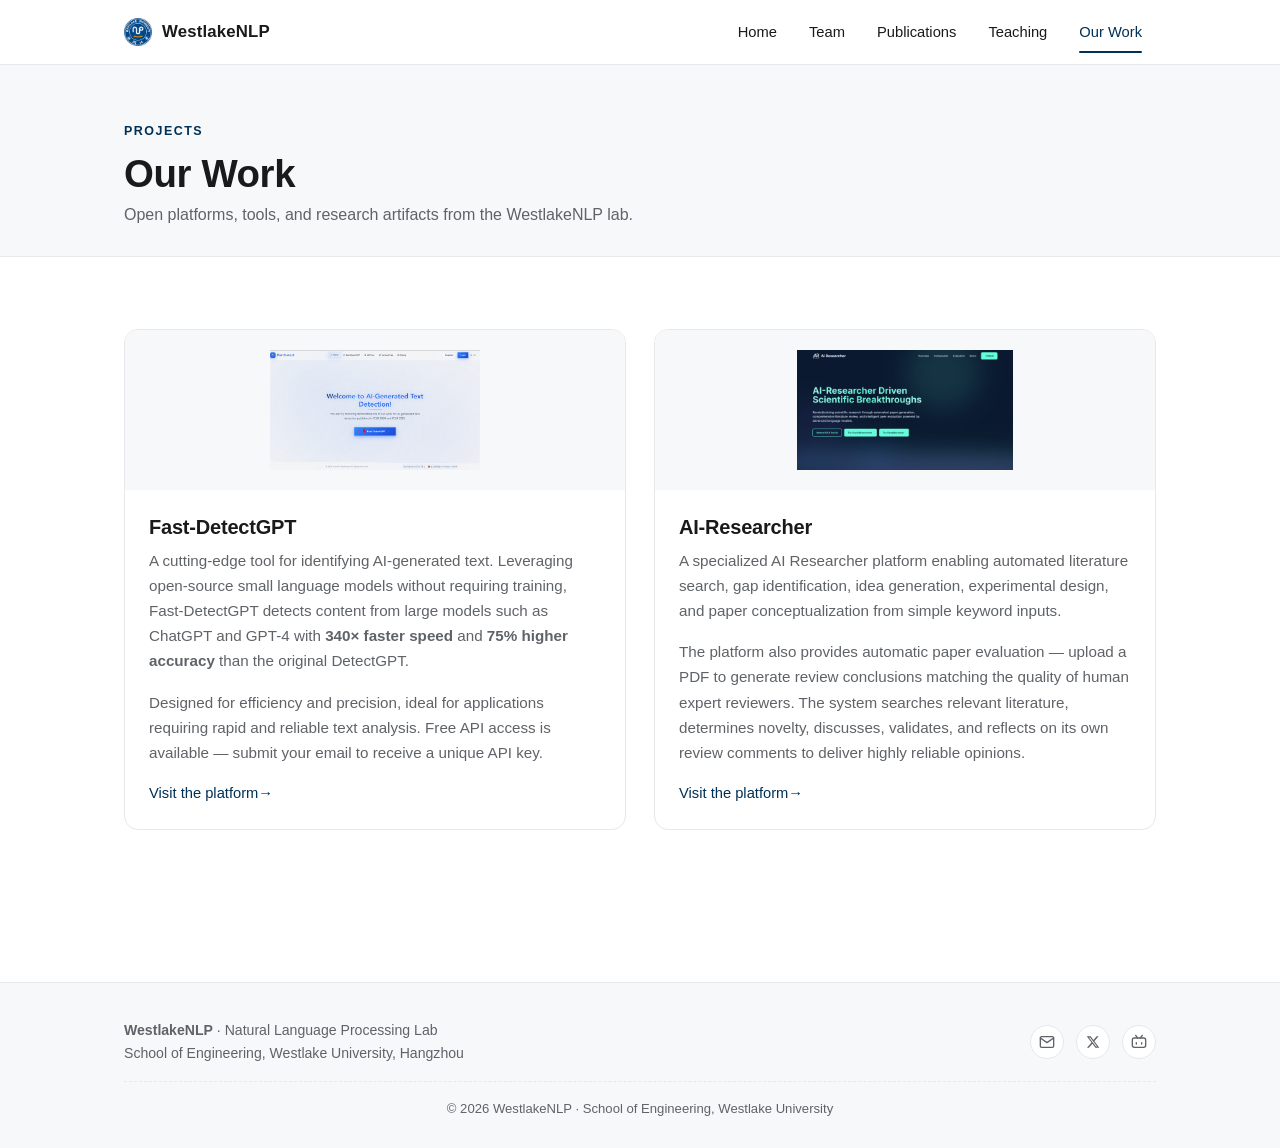
<file: work.html>
<!DOCTYPE html>
<html lang="en">

<head>
    <meta charset="UTF-8">
    <meta name="viewport" content="width=device-width, initial-scale=1">
    <title>Our Work — WestlakeNLP</title>
    <meta name="description"
        content="Projects and platforms from WestlakeNLP — Fast-DetectGPT, AI-Researcher, and more.">
    <link rel="icon" type="image/png" href="assets/images/sch-300x300.png">
    <link rel="stylesheet" href="assets/css/base.css">
    <link rel="stylesheet" href="assets/css/components.css">
</head>

<body data-page="work">

    <script src="assets/js/partials.js"></script>
    <script>document.write(window.SITE.HEADER_HTML);</script>

    <section class="page-header">
        <div class="container">
            <div class="eyebrow">Projects</div>
            <h1>Our Work</h1>
            <p>Open platforms, tools, and research artifacts from the WestlakeNLP lab.</p>
        </div>
    </section>

    <section class="section">
        <div class="container">
            <div class="projects">

                <article class="project reveal">
                    <div class="thumb">
                        <img src="assets/images/fastdetectgpt.png" alt="Fast-DetectGPT" loading="lazy">
                    </div>
                    <div class="body">
                        <h3>Fast-DetectGPT</h3>
                        <p>
                            A cutting-edge tool for identifying AI-generated text. Leveraging open-source
                            small language models without requiring training, Fast-DetectGPT detects content
                            from large models such as ChatGPT and GPT-4 with <strong>340&times; faster speed</strong>
                            and <strong>75% higher accuracy</strong> than the original DetectGPT.
                        </p>
                        <p class="muted small">
                            Designed for efficiency and precision, ideal for applications requiring rapid
                            and reliable text analysis. Free API access is available &mdash; submit your
                            email to receive a unique API key.
                        </p>
                        <a class="project-link" href="https://fastdetect.net" target="_blank" rel="noopener">Visit the
                            platform</a>
                    </div>
                </article>

                <article class="project reveal">
                    <div class="thumb">
                        <img src="assets/images/ai-researcher.png" alt="AI-Researcher" loading="lazy">
                    </div>
                    <div class="body">
                        <h3>AI-Researcher</h3>
                        <p>
                            A specialized AI Researcher platform enabling automated literature search,
                            gap identification, idea generation, experimental design, and paper
                            conceptualization from simple keyword inputs.
                        </p>
                        <p class="muted small">
                            The platform also provides automatic paper evaluation &mdash; upload a PDF
                            to generate review conclusions matching the quality of human expert
                            reviewers. The system searches relevant literature, determines novelty,
                            discusses, validates, and reflects on its own review comments to deliver
                            highly reliable opinions.
                        </p>
                        <a class="project-link" href="https://ai-researcher.lab.westlake.edu.cn/" target="_blank"
                            rel="noopener">Visit the platform</a>
                    </div>
                </article>

            </div>
        </div>
    </section>

    <script>document.write(window.SITE.FOOTER_HTML);</script>
    <script src="assets/js/main.js"></script>
</body>

</html>
</file>
<file: assets/css/base.css>
/* ==========================================================================
   base.css — design tokens, reset, typography, utilities
   ========================================================================== */

:root {
    /* palette */
    --color-bg:          #ffffff;
    --color-bg-alt:      #f7f8fa;
    --color-surface:     #ffffff;
    --color-text:        #1a1a1a;
    --color-text-muted:  #5f6368;
    --color-text-soft:   #8a8f98;
    --color-border:      #e6e8eb;
    --color-border-soft: #f0f2f5;
    --color-accent:      #003055;
    --color-accent-hi:   #004b85;
    --color-accent-soft: #e8eff6;

    /* typography */
    --font-sans: -apple-system, BlinkMacSystemFont, "Segoe UI",
                 "Helvetica Neue", Arial, sans-serif;
    --font-mono: ui-monospace, SFMono-Regular, Menlo, Consolas, monospace;

    /* shape */
    --radius-sm: 4px;
    --radius:    8px;
    --radius-lg: 14px;

    /* elevation */
    --shadow-xs: 0 1px 2px rgba(16, 24, 40, 0.04);
    --shadow-sm: 0 2px 6px rgba(16, 24, 40, 0.06);
    --shadow-md: 0 8px 24px rgba(16, 24, 40, 0.08);

    /* layout */
    --max-width:         1080px;
    --container-padding: 24px;
    --header-height:     64px;
}

/* reset -------------------------------------------------------------------- */
*, *::before, *::after { box-sizing: border-box; }
html { scroll-behavior: smooth; -webkit-text-size-adjust: 100%; }
body {
    margin: 0;
    font-family: var(--font-sans);
    font-size: 16px;
    line-height: 1.65;
    color: var(--color-text);
    background: var(--color-bg);
    -webkit-font-smoothing: antialiased;
    -moz-osx-font-smoothing: grayscale;
}
img { max-width: 100%; height: auto; display: block; }
hr { border: 0; height: 1px; background: var(--color-border); margin: 3rem 0; }

/* typography --------------------------------------------------------------- */
h1, h2, h3, h4 {
    font-weight: 600;
    letter-spacing: -0.01em;
    color: var(--color-text);
    margin: 0 0 0.6em;
}
h1 { font-size: 2.4rem;   line-height: 1.15; }
h2 { font-size: 1.6rem;   line-height: 1.25; }
h3 { font-size: 1.2rem;   line-height: 1.3;  }
h4 { font-size: 1rem; }
p  { margin: 0 0 1em; }

a {
    color: var(--color-accent);
    text-decoration: none;
    transition: color 0.15s ease;
}
a:hover { color: var(--color-accent-hi); text-decoration: underline; }

:focus-visible {
    outline: 2px solid var(--color-accent);
    outline-offset: 2px;
    border-radius: 4px;
}

::selection { background: var(--color-accent-soft); color: var(--color-accent); }

/* layout helpers ----------------------------------------------------------- */
.container {
    max-width: var(--max-width);
    margin: 0 auto;
    padding: 0 var(--container-padding);
}

/* utilities ---------------------------------------------------------------- */
.muted       { color: var(--color-text-muted); }
.small       { font-size: 0.88rem; }
.text-center { text-align: center; }
.mt-2        { margin-top: 16px; }
.mt-3        { margin-top: 24px; }

.eyebrow {
    color: var(--color-accent);
    font-weight: 600;
    letter-spacing: 0.12em;
    text-transform: uppercase;
    font-size: 0.78rem;
    margin-bottom: 10px;
}

/* reveal-on-scroll */
.reveal {
    opacity: 0;
    transform: translateY(12px);
    transition: opacity 0.5s ease, transform 0.5s ease;
}
.reveal.visible {
    opacity: 1;
    transform: translateY(0);
}
</file>
<file: assets/css/components.css>
/* ==========================================================================
   components.css — header, hero, sections, cards, team, publications, footer
   ========================================================================== */

/* header / nav ------------------------------------------------------------- */
.site-header {
    position: sticky;
    top: 0;
    z-index: 50;
    background: rgba(255, 255, 255, 0.92);
    backdrop-filter: saturate(180%) blur(10px);
    -webkit-backdrop-filter: saturate(180%) blur(10px);
    border-bottom: 1px solid var(--color-border);
}
.site-header .container {
    display: flex;
    align-items: center;
    justify-content: space-between;
    height: var(--header-height);
}

.brand {
    display: flex;
    align-items: center;
    gap: 10px;
    font-weight: 700;
    font-size: 1.05rem;
    color: var(--color-text);
    letter-spacing: 0.01em;
}
.brand:hover { color: var(--color-accent); text-decoration: none; }
.brand-logo {
    width: 28px;
    height: 28px;
    border-radius: 6px;
    object-fit: contain;
    display: block;
}

.nav { display: flex; align-items: center; gap: 4px; }
.nav a {
    position: relative;
    color: var(--color-text);
    font-size: 0.92rem;
    font-weight: 500;
    padding: 8px 14px;
    border-radius: var(--radius-sm);
    transition: color 0.15s ease, background 0.15s ease;
}
.nav a:hover  { color: var(--color-accent); background: var(--color-accent-soft); text-decoration: none; }
.nav a.active { color: var(--color-accent); }
.nav a.active::after {
    content: "";
    position: absolute;
    left: 14px; right: 14px;
    bottom: -1px;
    height: 2px;
    background: var(--color-accent);
    border-radius: 2px;
}

.nav-toggle {
    display: none;
    background: transparent;
    border: 0;
    padding: 8px;
    cursor: pointer;
    color: var(--color-text);
}

@media (max-width: 760px) {
    .nav-toggle { display: inline-flex; }
    .nav {
        position: absolute;
        top: var(--header-height); left: 0; right: 0;
        flex-direction: column;
        align-items: stretch;
        background: #fff;
        border-bottom: 1px solid var(--color-border);
        padding: 8px;
        gap: 0;
        display: none;
    }
    .nav.open { display: flex; }
    .nav a { padding: 12px 16px; border-radius: 0; }
}

/* hero (home) -------------------------------------------------------------- */
.hero {
    padding: 72px 0 56px;
    background:
        radial-gradient(1200px 500px at 85% -10%, rgba(0, 48, 85, 0.06), transparent 60%),
        radial-gradient(900px 400px at 10% 10%,  rgba(0, 48, 85, 0.04), transparent 60%),
        var(--color-bg);
    border-bottom: 1px solid var(--color-border);
}
.hero-grid {
    display: grid;
    grid-template-columns: 1.3fr 1fr;
    gap: 56px;
    align-items: center;
}
.hero h1 { font-size: clamp(2.1rem, 4vw, 3rem); margin-bottom: 0.3em; }
.hero-lead {
    font-size: 1.08rem;
    color: var(--color-text-muted);
    max-width: 56ch;
    margin-bottom: 28px;
}
.hero-actions { display: flex; flex-wrap: wrap; gap: 12px; }

.hero-media {
    display: flex;
    justify-content: center;
    align-items: center;
}
.hero-media img {
    width: 180px; height: 180px;
    border-radius: var(--radius-lg);
    object-fit: contain;
    background: #fff;
    padding: 14px;
    border: 1px solid var(--color-border);
    box-shadow: var(--shadow-md);
}

@media (max-width: 860px) {
    .hero-grid { grid-template-columns: 1fr; gap: 36px; }
    .hero-media img { width: 150px; height: 150px; }
    .hero { padding: 48px 0 36px; }
}

/* page header (non-home) --------------------------------------------------- */
.page-header {
    padding: 56px 0 28px;
    border-bottom: 1px solid var(--color-border);
    background: var(--color-bg-alt);
}
.page-header h1 { margin-bottom: 6px; }
.page-header p  { color: var(--color-text-muted); margin: 0; }

/* buttons ------------------------------------------------------------------ */
.btn {
    display: inline-flex;
    align-items: center;
    gap: 8px;
    padding: 10px 18px;
    border-radius: 999px;
    font-size: 0.92rem;
    font-weight: 500;
    border: 1px solid transparent;
    cursor: pointer;
    transition: all 0.15s ease;
    line-height: 1;
}
.btn-primary {
    background: var(--color-accent);
    color: #fff;
    border-color: var(--color-accent);
}
.btn-primary:hover {
    background: var(--color-accent-hi);
    border-color: var(--color-accent-hi);
    color: #fff;
    text-decoration: none;
}
.btn-ghost {
    background: #fff;
    color: var(--color-text);
    border-color: var(--color-border);
}
.btn-ghost:hover {
    border-color: var(--color-accent);
    color: var(--color-accent);
    text-decoration: none;
}

/* sections ----------------------------------------------------------------- */
.section       { padding: 72px 0; }
.section-alt   { background: var(--color-bg-alt); }
.section-tight { padding: 48px 0; }

.section-head { margin-bottom: 40px; }
.section-head h2 { margin: 0 0 6px; }
.section-head p  { color: var(--color-text-muted); max-width: 68ch; margin: 0; }

/* cards / grids ------------------------------------------------------------ */
.cards { display: grid; gap: 24px; }
.cards-2 { grid-template-columns: repeat(2, 1fr); }
.cards-3 { grid-template-columns: repeat(3, 1fr); }
.cards-4 { grid-template-columns: repeat(4, 1fr); }

@media (max-width: 960px) {
    .cards-4 { grid-template-columns: repeat(3, 1fr); }
    .cards-3 { grid-template-columns: repeat(2, 1fr); }
}
@media (max-width: 640px) {
    .cards-4, .cards-3, .cards-2 { grid-template-columns: repeat(2, 1fr); }
}
@media (max-width: 420px) {
    .cards-4, .cards-3, .cards-2 { grid-template-columns: 1fr; }
}

.card {
    background: var(--color-surface);
    border: 1px solid var(--color-border);
    border-radius: var(--radius);
    padding: 22px;
    transition: transform 0.15s ease, box-shadow 0.15s ease, border-color 0.15s ease;
}
.card:hover { border-color: #d6dbe1; box-shadow: var(--shadow-sm); }
.card-title { font-size: 1.05rem; margin: 0 0 8px; }
.card-meta  { color: var(--color-text-muted); font-size: 0.88rem; margin: 0 0 10px; }
.card-body  { color: var(--color-text-muted); font-size: 0.95rem; }

/* research topics ---------------------------------------------------------- */
.topics {
    display: grid;
    grid-template-columns: repeat(3, 1fr);
    gap: 20px;
}
@media (max-width: 820px) { .topics { grid-template-columns: repeat(2, 1fr); } }
@media (max-width: 520px) { .topics { grid-template-columns: 1fr; } }

.topic {
    background: var(--color-surface);
    border: 1px solid var(--color-border);
    border-radius: var(--radius);
    padding: 24px;
}
.topic .icon {
    width: 38px; height: 38px;
    border-radius: 10px;
    background: var(--color-accent-soft);
    color: var(--color-accent);
    display: inline-flex;
    align-items: center;
    justify-content: center;
    margin-bottom: 14px;
}
.topic h3 { font-size: 1.05rem; margin: 0 0 6px; }
.topic p  { color: var(--color-text-muted); font-size: 0.94rem; margin: 0; }

/* stats -------------------------------------------------------------------- */
.stats {
    display: grid;
    grid-template-columns: repeat(4, 1fr);
    gap: 8px;
    padding: 32px;
    background: var(--color-surface);
    border: 1px solid var(--color-border);
    border-radius: var(--radius-lg);
    box-shadow: var(--shadow-xs);
}
.stat     { text-align: center; padding: 12px; }
.stat .num {
    font-size: 1.8rem;
    font-weight: 700;
    color: var(--color-accent);
    font-variant-numeric: tabular-nums;
    line-height: 1.1;
}
.stat .lbl {
    color: var(--color-text-muted);
    font-size: 0.82rem;
    margin-top: 4px;
    letter-spacing: 0.02em;
}
@media (max-width: 640px) { .stats { grid-template-columns: repeat(2, 1fr); } }

/* team --------------------------------------------------------------------- */
.team-group { margin-bottom: 56px; }
.team-group h2 {
    font-size: 1.35rem;
    padding-bottom: 10px;
    border-bottom: 2px solid var(--color-accent);
    display: inline-block;
    margin-bottom: 28px;
}

.team-grid {
    display: grid;
    grid-template-columns: repeat(5, 1fr);
    gap: 28px 20px;
}
@media (max-width: 960px) { .team-grid { grid-template-columns: repeat(4, 1fr); } }
@media (max-width: 720px) { .team-grid { grid-template-columns: repeat(3, 1fr); } }
@media (max-width: 480px) { .team-grid { grid-template-columns: repeat(2, 1fr); } }

.person {
    text-align: center;
    max-width: 170px;
    margin: 0 auto;
}
.person .avatar {
    width: 140px;
    height: 140px;
    margin: 0 auto 12px;
    border-radius: 50%;
    background: var(--color-bg-alt);
    overflow: hidden;
    border: 1px solid var(--color-border);
    position: relative;
}
.person .avatar img {
    width: 100%; height: 100%;
    object-fit: cover;
    transition: transform 0.3s ease;
}
.person:hover .avatar img { transform: scale(1.04); }
.person .name {
    font-weight: 600;
    font-size: 0.95rem;
    margin: 0;
    line-height: 1.3;
}
.person .role {
    font-size: 0.82rem;
    color: var(--color-text-muted);
    margin: 2px 0 0;
}

/* alumni list -------------------------------------------------------------- */
.alumni-list {
    display: grid;
    grid-template-columns: repeat(2, 1fr);
    gap: 12px 28px;
    list-style: none;
    padding: 0;
    margin: 0;
}
@media (max-width: 640px) { .alumni-list { grid-template-columns: 1fr; } }

.alumni-list li {
    padding: 10px 0;
    border-bottom: 1px dashed var(--color-border);
    font-size: 0.94rem;
}
.alumni-list li .alum-name { font-weight: 600; }
.alumni-list li .alum-meta {
    color: var(--color-text-muted);
    display: block;
    font-size: 0.86rem;
    margin-top: 2px;
}

/* publications ------------------------------------------------------------- */
.pub-filter {
    display: flex;
    flex-wrap: wrap;
    gap: 6px;
    margin: 0 0 28px;
    padding: 12px;
    background: var(--color-surface);
    border: 1px solid var(--color-border);
    border-radius: var(--radius);
    position: sticky;
    top: calc(var(--header-height) + 8px);
    z-index: 10;
    box-shadow: var(--shadow-xs);
}
.pub-filter button {
    background: transparent;
    border: 1px solid transparent;
    color: var(--color-text);
    padding: 6px 12px;
    border-radius: 999px;
    font-size: 0.84rem;
    cursor: pointer;
    transition: all 0.15s ease;
    font-weight: 500;
}
.pub-filter button:hover  { background: var(--color-accent-soft); color: var(--color-accent); }
.pub-filter button.active { background: var(--color-accent); color: #fff; }

.pub-section-title {
    margin-top: 60px;
    font-size: 1.6rem;
    border-bottom: 1px solid var(--color-border);
    padding-bottom: 10px;
}

.year-block { margin-bottom: 40px; }
.year-block h2 {
    font-size: 1.35rem;
    margin-bottom: 16px;
    padding-bottom: 8px;
    border-bottom: 2px solid var(--color-accent);
    display: inline-block;
}

.pub-list {
    list-style: none;
    padding: 0;
    margin: 0;
    counter-reset: pub;
}
.pub-list li {
    padding: 14px 0 14px 44px;
    border-bottom: 1px solid var(--color-border-soft);
    font-size: 0.95rem;
    position: relative;
    counter-increment: pub;
}
.pub-list li::before {
    content: "[" counter(pub) "]";
    position: absolute;
    left: 0;
    top: 14px;
    color: var(--color-text-soft);
    font-variant-numeric: tabular-nums;
    font-size: 0.85rem;
    font-family: var(--font-mono);
}
.pub-list li:last-child { border-bottom: 0; }

.venue {
    display: inline-block;
    padding: 1px 8px;
    background: var(--color-accent-soft);
    color: var(--color-accent);
    border-radius: 999px;
    font-size: 0.75rem;
    font-weight: 600;
    margin-right: 6px;
    letter-spacing: 0.02em;
}

/* news list ---------------------------------------------------------------- */
.news-list { list-style: none; padding: 0; margin: 0; }
.news-list li {
    display: grid;
    grid-template-columns: 140px 1fr;
    gap: 16px;
    padding: 14px 0;
    border-bottom: 1px solid var(--color-border-soft);
    font-size: 0.95rem;
    align-items: baseline;
}
.news-list li:last-child { border-bottom: 0; }
.news-list .date {
    color: var(--color-text-soft);
    font-family: var(--font-mono);
    font-size: 0.82rem;
    white-space: nowrap;
}
@media (max-width: 560px) {
    .news-list li { grid-template-columns: 1fr; gap: 4px; }
}

/* projects (Our Work) ------------------------------------------------------ */
.projects {
    display: grid;
    grid-template-columns: repeat(2, 1fr);
    gap: 28px;
}
@media (max-width: 760px) { .projects { grid-template-columns: 1fr; } }

.project {
    background: var(--color-surface);
    border: 1px solid var(--color-border);
    border-radius: var(--radius-lg);
    overflow: hidden;
    display: flex;
    flex-direction: column;
    transition: transform 0.2s ease, box-shadow 0.2s ease, border-color 0.2s ease;
}
.project:hover {
    transform: translateY(-2px);
    box-shadow: var(--shadow-md);
    border-color: #d6dbe1;
}
.project .thumb {
    height: 160px;
    background: var(--color-bg-alt);
    display: flex;
    align-items: center;
    justify-content: center;
    overflow: hidden;
}
.project .thumb img {
    max-width: 70%;
    max-height: 120px;
    width: auto;
    height: auto;
    object-fit: contain;
}
.project .body { padding: 24px; flex: 1; display: flex; flex-direction: column; }
.project h3    { margin: 0 0 8px; font-size: 1.25rem; }
.project p     { color: var(--color-text-muted); font-size: 0.95rem; margin: 0 0 16px; }
.project .project-link {
    margin-top: auto;
    align-self: flex-start;
    font-weight: 500;
    font-size: 0.92rem;
}
.project .project-link::after {
    content: " →";
    display: inline-block;
    transition: margin-left 0.15s ease;
}
.project .project-link:hover::after { margin-left: 3px; }

/* teaching ----------------------------------------------------------------- */
.course-card {
    display: grid;
    grid-template-columns: 240px 1fr;
    gap: 32px;
    padding: 28px;
    background: var(--color-surface);
    border: 1px solid var(--color-border);
    border-radius: var(--radius-lg);
    margin-bottom: 40px;
    align-items: start;
}
.course-card img {
    width: 100%;
    max-width: 240px;
    border-radius: var(--radius);
    border: 1px solid var(--color-border);
}
@media (max-width: 760px) {
    .course-card { grid-template-columns: 1fr; padding: 22px; }
    .course-card img { max-width: 200px; }
}

.update-list { list-style: none; padding: 0; margin: 0; }
.update-list li {
    padding: 10px 14px;
    background: var(--color-bg-alt);
    border-left: 3px solid var(--color-accent);
    margin-bottom: 8px;
    border-radius: 0 var(--radius-sm) var(--radius-sm) 0;
    font-size: 0.93rem;
}

/* photo carousel ----------------------------------------------------------- */
.carousel {
    position: relative;
    width: 100%;
    border-radius: var(--radius-lg);
    overflow: hidden;
    background: #1a1d20;
    box-shadow: var(--shadow-md);
}
.carousel-track {
    display: flex;
    transition: transform 0.6s cubic-bezier(0.4, 0, 0.2, 1);
}
.carousel-slide {
    flex: 0 0 100%;
    min-width: 0;
    aspect-ratio: 16 / 9;
    display: flex;
    align-items: center;
    justify-content: center;
    background: #1a1d20;
}
.carousel-slide img {
    width: 100%;
    height: 100%;
    object-fit: contain;
    display: block;
}
.carousel-btn {
    position: absolute;
    top: 50%;
    transform: translateY(-50%);
    background: rgba(255,255,255,0.15);
    border: 1px solid rgba(255,255,255,0.3);
    color: #fff;
    width: 40px;
    height: 40px;
    border-radius: 50%;
    display: flex;
    align-items: center;
    justify-content: center;
    cursor: pointer;
    backdrop-filter: blur(4px);
    transition: background 0.2s ease;
    z-index: 5;
    padding: 0;
    font-size: 18px;
    line-height: 1;
}
.carousel-btn:hover { background: rgba(255,255,255,0.3); }
.carousel-btn.prev { left: 14px; }
.carousel-btn.next { right: 14px; }
.carousel-dots {
    position: absolute;
    bottom: 12px;
    left: 50%;
    transform: translateX(-50%);
    display: flex;
    gap: 7px;
    z-index: 5;
}
.carousel-dot {
    width: 8px; height: 8px;
    border-radius: 50%;
    background: rgba(255,255,255,0.5);
    border: none;
    cursor: pointer;
    padding: 0;
    transition: background 0.2s ease, transform 0.2s ease;
}
.carousel-dot.active {
    background: #fff;
    transform: scale(1.25);
}

/* footer ------------------------------------------------------------------- */
.site-footer {
    border-top: 1px solid var(--color-border);
    padding: 36px 0 28px;
    color: var(--color-text-muted);
    font-size: 0.88rem;
    background: var(--color-bg-alt);
    margin-top: 80px;
}
.footer-grid {
    display: grid;
    grid-template-columns: 1fr auto;
    gap: 24px;
    align-items: center;
}
@media (max-width: 640px) {
    .footer-grid { grid-template-columns: 1fr; text-align: center; }
}

.social {
    display: flex;
    gap: 12px;
    align-items: center;
}
.social a {
    display: inline-flex;
    width: 34px; height: 34px;
    border-radius: 50%;
    background: #fff;
    border: 1px solid var(--color-border);
    align-items: center;
    justify-content: center;
    color: var(--color-text-muted);
    transition: all 0.15s ease;
}
.social a:hover {
    color: var(--color-accent);
    border-color: var(--color-accent);
    text-decoration: none;
}

.footer-legal {
    text-align: center;
    margin-top: 16px;
    padding-top: 16px;
    border-top: 1px dashed var(--color-border);
    font-size: 0.82rem;
}

/* ==========================================================================
   Responsive — tablet & mobile
   ========================================================================== */

@media (max-width: 760px) {
    .section       { padding: 48px 0; }
    .section-tight { padding: 32px 0; }
    .section-head  { margin-bottom: 28px; }

    /* carousel: bigger touch targets */
    .carousel-btn {
        width: 36px; height: 36px;
        font-size: 20px;
    }
    .carousel-btn.prev { left: 10px; }
    .carousel-btn.next { right: 10px; }
    .carousel-dot { width: 9px; height: 9px; }
}

@media (max-width: 520px) {
    :root {
        --container-padding: 16px;
        --header-height: 56px;
    }
    .section       { padding: 36px 0; }
    .section-head  { margin-bottom: 20px; }
    .hero          { padding: 36px 0 28px; }
    .hero-lead     { font-size: 1rem; }
    .hero-actions  { gap: 8px; }

    /* stats: 2 columns, tighter */
    .stats {
        padding: 20px 12px;
        gap: 4px;
    }
    .stat .num { font-size: 1.5rem; }

    /* news: hide date column on very small screens */
    .news-list li {
        grid-template-columns: 1fr;
        gap: 2px;
    }

    /* carousel: thinner arrow buttons on very small screens */
    .carousel-btn {
        width: 30px; height: 30px;
        font-size: 17px;
    }
    .carousel-btn.prev { left: 6px; }
    .carousel-btn.next { right: 6px; }

    /* footer */
    .site-footer { margin-top: 48px; padding: 28px 0 20px; }
}
</file>
